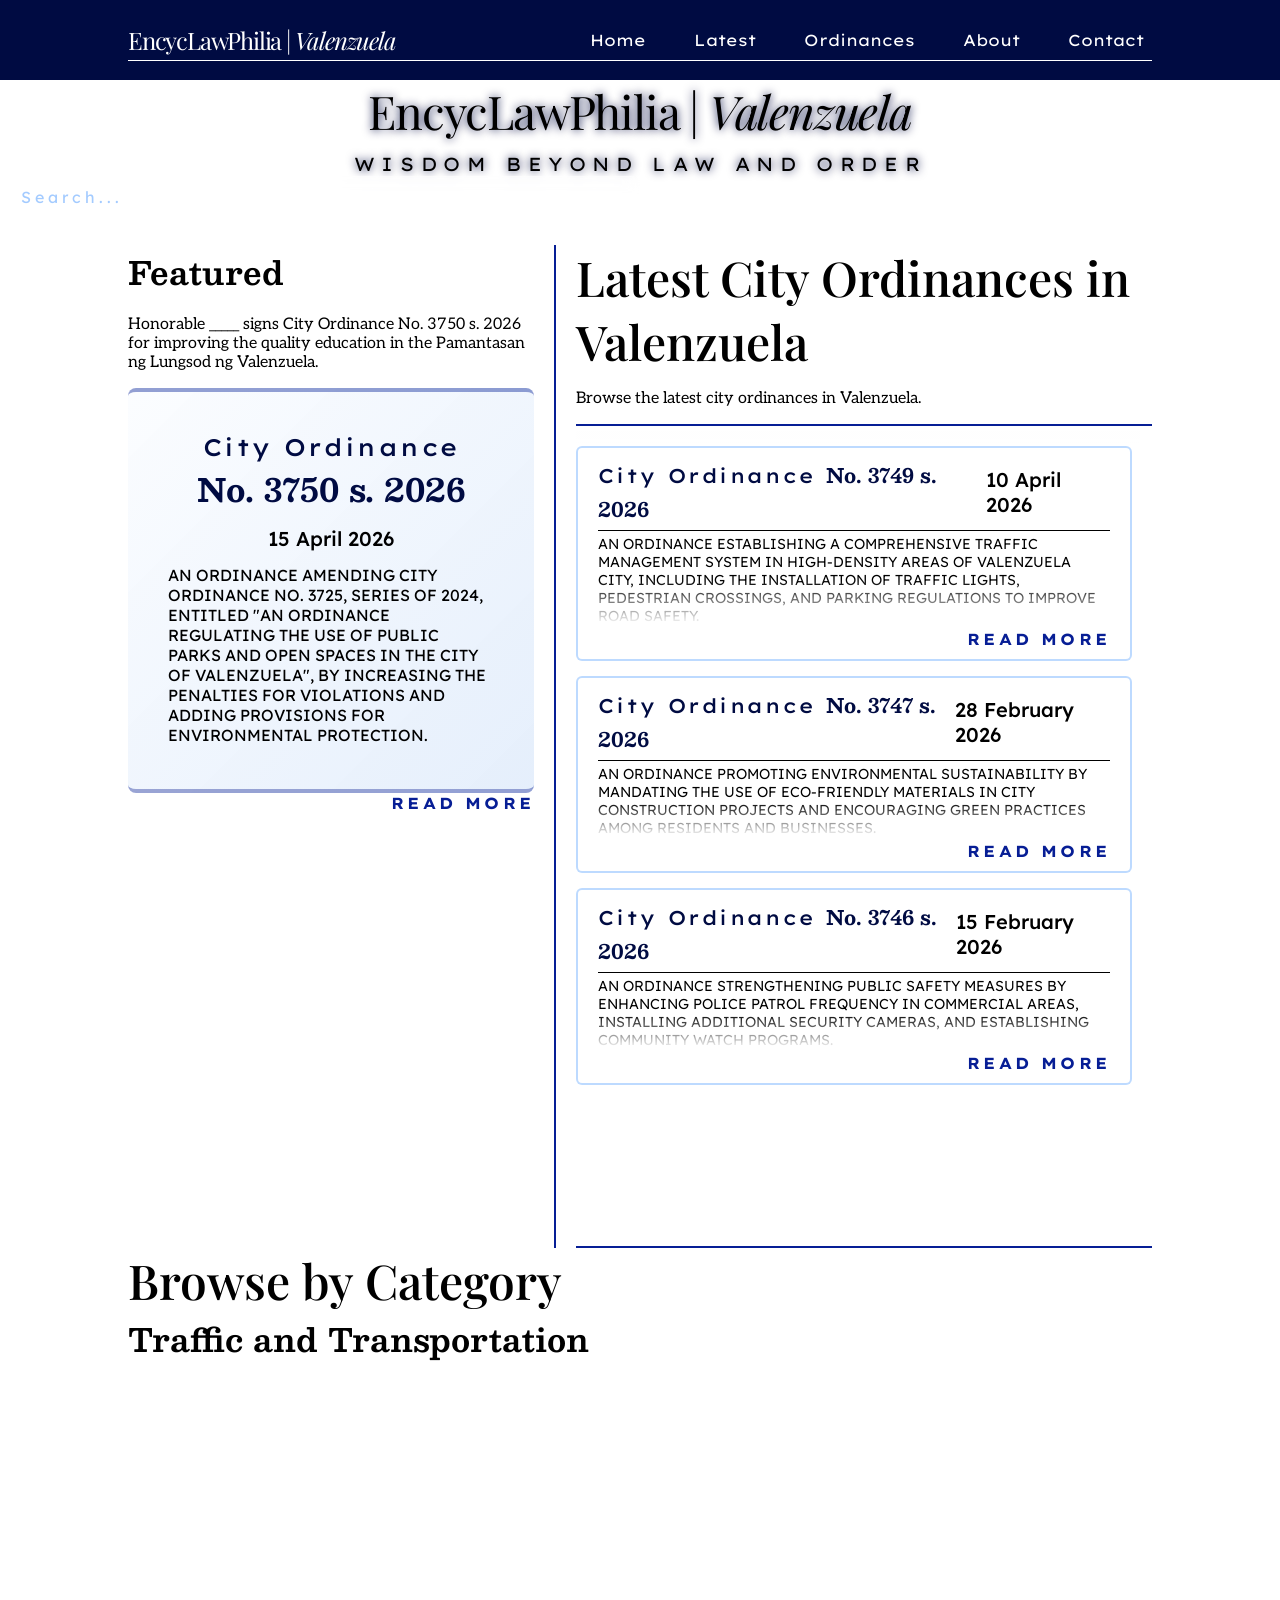
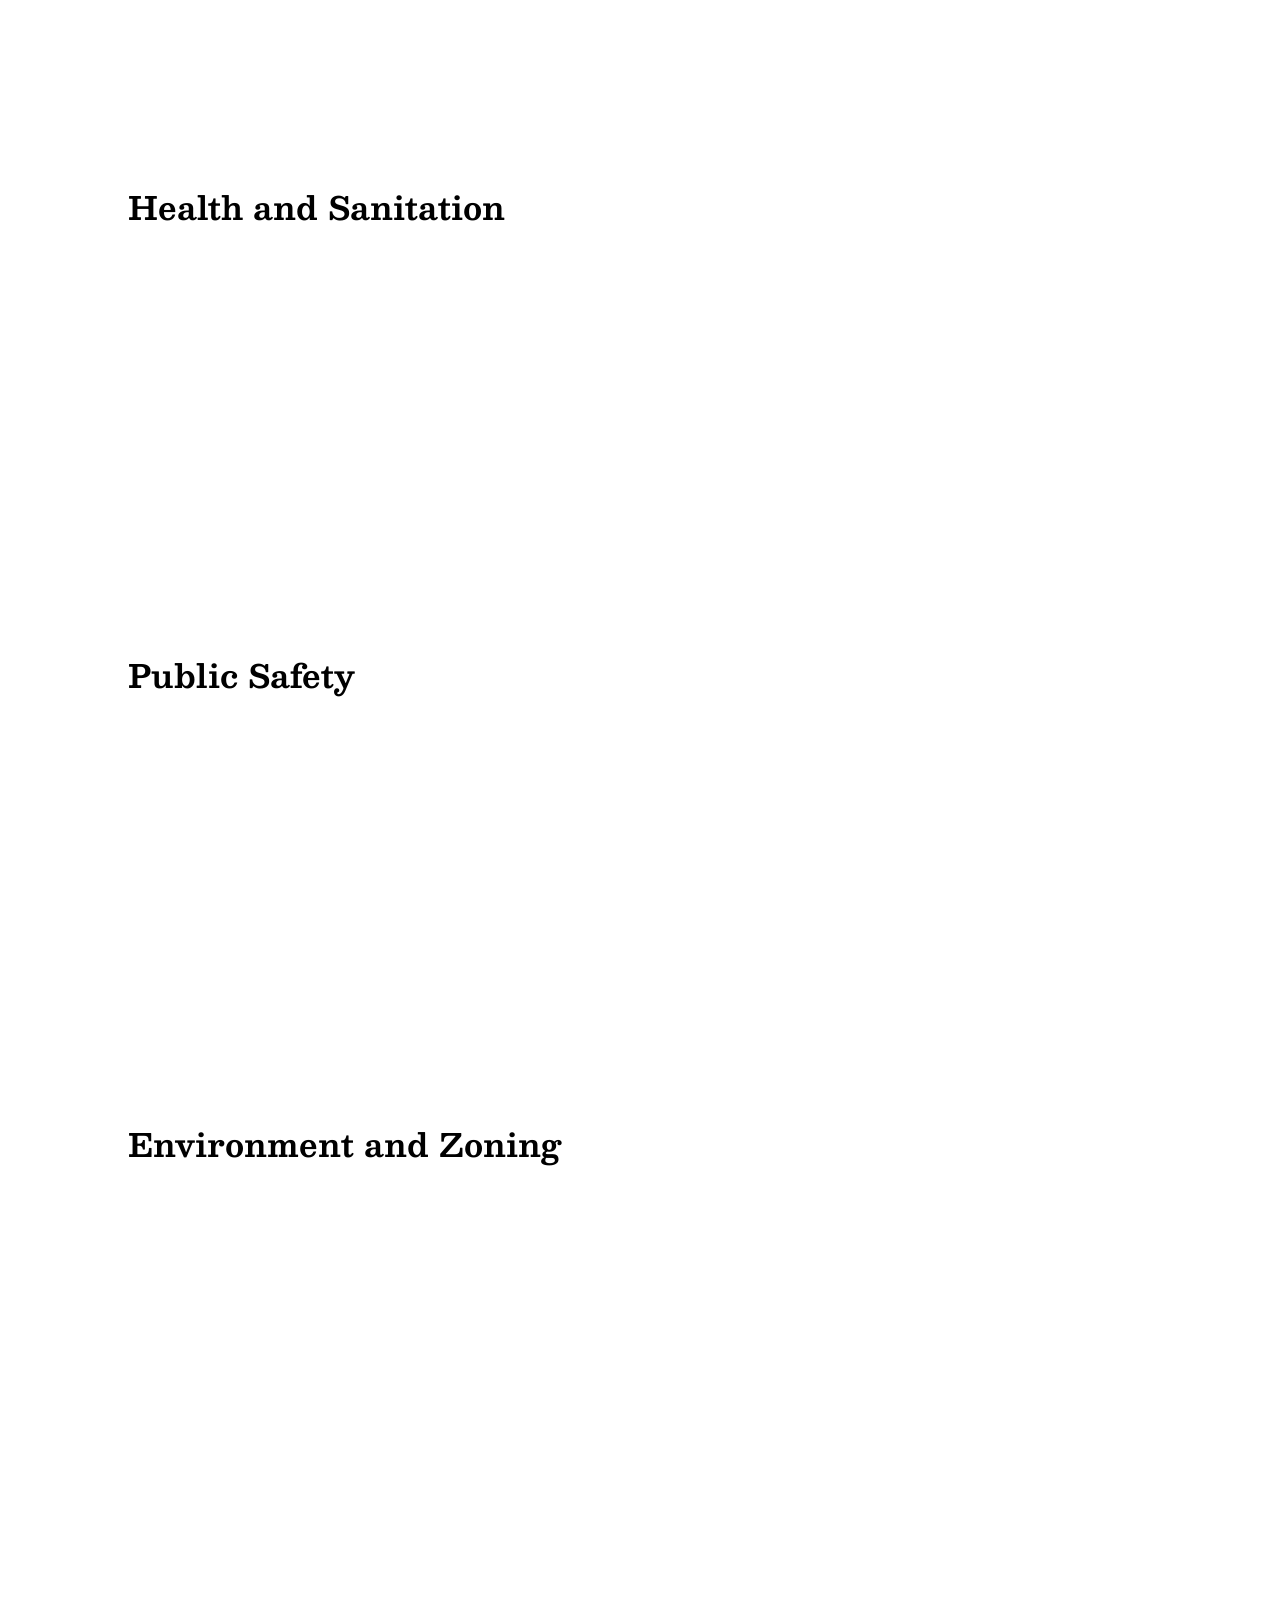
<file: index.html>
<!DOCTYPE html>
<html lang="en">

<head>
    <meta charset="UTF-8">
    <meta name="viewport" content="width=device-width, initial-scale=1.0">
    <title>EncycLawPhilia | Valenzuela</title>
    <link rel="stylesheet" href="css/style-claude.css">
</head>

<body>
    <header class="site-header">
        <div class="header-content">
            <div class="brand-title">
                <h1>EncycLawPhilia | <span class="title-city">Valenzuela</span></h1>
            </div>
            <nav class="main-nav">
                <a href="index.html">Home</a>
                <a href="#browse-latest">Latest</a>
                <a href="browse.html">Ordinances</a>
                <a href="#about-us">About</a>
                <a href="#contact">Contact</a>
            </nav>
        </div>
    </header>
    <main class="homepage">
        <search>
            <hgroup class="title">
                <div class="brand-title">
                    <h1>EncycLawPhilia | <span class="title-city">Valenzuela</span></h1>
                </div>
                <p>Wisdom Beyond Law and Order</p>
            </hgroup>
            <form class="search-bar" action="browse.html" method="get">
                <input aria-label="Search for city legislations" autocomplete="off" inputmode="search" type="search"
                    placeholder="Search..." name="q" />
            </form>
        </search>

        <section class="dashboard" id="browse-latest">
            <div class="flex-column" id="featured">
                <h2>Featured</h2>
                <p>
                    Honorable _____ signs City Ordinance No. 3750 s. 2026 for improving the quality education in the
                    Pamantasan ng Lungsod ng Valenzuela.
                </p>
                <div class="card-featured">
                    <div class="card-title">City Ordinance<br /><span class="numeral-and-series">No. 3750 s. 2026</span>
                    </div>
                    <div class="date">15 April 2026</div>
                    <div class="preview-container">
                        <div class="preview-text">
                            AN ORDINANCE AMENDING CITY ORDINANCE NO. 3725, SERIES OF 2024,
                            ENTITLED "AN ORDINANCE REGULATING THE USE OF PUBLIC PARKS AND
                            OPEN SPACES IN THE CITY OF VALENZUELA", BY INCREASING THE PENALTIES
                            FOR VIOLATIONS AND ADDING PROVISIONS FOR ENVIRONMENTAL PROTECTION.
                        </div>
                    </div>
                </div>
                <a>
                    <p class="link">Read More</p>
                </a>
            </div>
            <div class="flex-column">
                <h1>Latest City Ordinances in Valenzuela</h1>
                <p>Browse the latest city ordinances in Valenzuela.</p>
                <div class="vertical-carousel-frame">
                    <div class="vertical-carousel-wrapper">
                        <ul class="vertical-carousel">
                            <li>
                                <div class="card-banner">
                                    <div class="card-header">
                                        <div class="card-title">City Ordinance <span class="numeral-and-series">No. 3749 s. 2026</span></div>
                                        <div class="date">10 April 2026</div>
                                    </div>
                                    <div class="preview-container">
                                        <div class="preview-text">
                                            AN ORDINANCE ESTABLISHING A COMPREHENSIVE TRAFFIC MANAGEMENT
                                            SYSTEM IN HIGH-DENSITY AREAS OF VALENZUELA CITY, INCLUDING
                                            THE INSTALLATION OF TRAFFIC LIGHTS, PEDESTRIAN CROSSINGS,
                                            AND PARKING REGULATIONS TO IMPROVE ROAD SAFETY.
                                        </div>
                                    </div>
                                    <a>
                                        <p class="link">Read More</p>
                                    </a>
                                </div>
                            </li>
                            <li>
                                <div class="card-banner">
                                    <div class="card-header">
                                        <div class="card-title">City Ordinance <span class="numeral-and-series">No. 3747 s. 2026</span></div>
                                        <div class="date">28 February 2026</div>
                                    </div>
                                    <div class="preview-container">
                                        <div class="preview-text">
                                            AN ORDINANCE PROMOTING ENVIRONMENTAL SUSTAINABILITY BY
                                            MANDATING THE USE OF ECO-FRIENDLY MATERIALS IN CITY
                                            CONSTRUCTION PROJECTS AND ENCOURAGING GREEN PRACTICES
                                            AMONG RESIDENTS AND BUSINESSES.
                                        </div>
                                    </div>
                                    <a>
                                        <p class="link">Read More</p>
                                    </a>
                                </div>
                            </li>
                            <li>
                                <div class="card-banner">
                                    <div class="card-header">
                                        <div class="card-title">City Ordinance <span class="numeral-and-series">No. 3746 s. 2026</span></div>
                                        <div class="date">15 February 2026</div>
                                    </div>
                                    <div class="preview-container">
                                        <div class="preview-text">
                                            AN ORDINANCE STRENGTHENING PUBLIC SAFETY MEASURES BY
                                            ENHANCING POLICE PATROL FREQUENCY IN COMMERCIAL AREAS,
                                            INSTALLING ADDITIONAL SECURITY CAMERAS, AND ESTABLISHING
                                            COMMUNITY WATCH PROGRAMS.
                                        </div>
                                    </div>
                                    <a>
                                        <p class="link">Read More</p>
                                    </a>
                                </div>
                            </li>
                            <li>
                                <div class="card-banner">
                                    <div class="card-header">
                                        <div class="card-title">City Ordinance <span class="numeral-and-series">No. 3745 s. 2026</span></div>
                                        <div class="date">01 February 2026</div>
                                    </div>
                                    <div class="preview-container">
                                        <div class="preview-text">
                                            AN ORDINANCE REGULATING THE OPERATION OF FOOD VENDORS
                                            AND STREET FOOD STALLS WITHIN CITY PREMISES, INCLUDING
                                            HEALTH AND SANITATION STANDARDS, PERMIT REQUIREMENTS,
                                            AND DESIGNATED VENDING ZONES.
                                        </div>
                                    </div>
                                    <a>
                                        <p class="link">Read More</p>
                                    </a>
                                </div>
                            </li>
                            <li>
                                <div class="card-banner">
                                    <div class="card-header">
                                        <div class="card-title">City Ordinance <span class="numeral-and-series">No. 3744 s. 2026</span></div>
                                        <div class="date">20 January 2026</div>
                                    </div>
                                    <div class="preview-container">
                                        <div class="preview-text">
                                            AN ORDINANCE ESTABLISHING DIGITAL TRANSFORMATION INITIATIVES
                                            FOR CITY SERVICES, INCLUDING ONLINE PERMIT APPLICATIONS,
                                            E-GOVERNANCE PORTALS, AND MOBILE APPS FOR CITIZEN ENGAGEMENT.
                                        </div>
                                    </div>
                                    <a>
                                        <p class="link">Read More</p>
                                    </a>
                                </div>
                            </li>
                            <li>
                                <div class="card-banner">
                                    <div class="card-header">
                                        <div class="card-title">City Ordinance <span class="numeral-and-series">No. 3748 s. 2026</span></div>
                                        <div class="date">04 March 2026</div>
                                    </div>
                                    <div class="preview-container">
                                        <div class="preview-text">
                                            A RESOLUTION DECLARING BARANGAY PARADA ORDINANCE NO. 08-26,
                                            SERIES OF 2026, ENTITLED: ?AN ORDINANCE CREATING AN ADDITIONAL
                                            ELEVEN (11) PLANTILLA POSITIONS OF TWO (2) WATCHMAN 1, ONE (1)
                                            CLERK IV, SEVEN (7) CLERK I AND ONE (1) MESSENGER, IDENTIFYING
                                            THE SOURCE OF FUND AND PROVIDING THE SALARY GRADE THEREOF?,
                                            HAS BEEN REVIEWED IN ACCORDANCE WITH R.A. 7160 AND THE SAME
                                            IS FOUND NOT INCONSISTENT WITH LAW OR ANY CITY ORDINANCES.
                                        </div>
                                    </div>
                                    <a>
                                        <p class="link">Read More</p>
                                    </a>
                                </div>
                            </li>
                        </ul>
                    </div>
                </div>
            </div>

        </section>

        <section class="dashboard" id="browse-category">
            <h1>Browse by Category</h1>
            <!-- <p>Read more of the latest city ordinances in Valenzuela.</p> -->
            <h2>Traffic and Transportation</h2>
            <div class="carousel-wrapper">
                <ul class="carousel">
                    <li>
                        <div class="content-card">
                            <div class="content-card-header">
                                <h2>City Ordinance<br /><span class="numeral-and-series">No. 3735 s. 2025</span></h2>
                                <div class="date">12 December 2025</div>
                            </div>
                            <div class="preview-container">
                                <div class="preview-text">
                                    AN ORDINANCE REGULATING PARKING IN CENTRAL BUSINESS DISTRICTS,
                                    INCLUDING TIME LIMITATIONS, FEES FOR VIOLATIONS, AND DESIGNATED
                                    PARKING ZONES FOR DISABLED PERSONS AND EMERGENCY VEHICLES.
                                </div>
                            </div>
                            <a>
                                <p class="link">Read More</p>
                            </a>
                        </div>
                    </li>
                    <li>
                        <div class="content-card">
                            <div class="content-card-header">
                                <h2>City Ordinance<br /><span class="numeral-and-series">No. 3748 s. 2026</span></h2>
                                <div class="date">04 March 2026</div>
                            </div>
                            <div class="preview-container">
                                <div class="preview-text">
                                    A RESOLUTION DECLARING BARANGAY PARADA ORDINANCE NO. 08-26,
                                    SERIES OF 2026, ENTITLED: ?AN ORDINANCE CREATING AN ADDITIONAL
                                    ELEVEN (11) PLANTILLA POSITIONS OF TWO (2) WATCHMAN 1, ONE (1)
                                    CLERK IV, SEVEN (7) CLERK I AND ONE (1) MESSENGER, IDENTIFYING
                                    THE SOURCE OF FUND AND PROVIDING THE SALARY GRADE THEREOF?,
                                    HAS BEEN REVIEWED IN ACCORDANCE WITH R.A. 7160 AND THE SAME
                                    IS FOUND NOT INCONSISTENT WITH LAW OR ANY CITY ORDINANCES.
                                </div>
                            </div>
                            <a>
                                <p class="link">Read More</p>
                            </a>
                        </div>
                    </li>
                    <li>
                        <div class="content-card">
                            <div class="content-card-header">
                                <h2>City Ordinance<br /><span class="numeral-and-series">No. 3748 s. 2026</span></h2>
                                <div class="date">04 March 2026</div>
                            </div>
                            <div class="preview-container">
                                <div class="preview-text">
                                    A RESOLUTION DECLARING BARANGAY PARADA ORDINANCE NO. 08-26,
                                    SERIES OF 2026, ENTITLED: ?AN ORDINANCE CREATING AN ADDITIONAL
                                    ELEVEN (11) PLANTILLA POSITIONS OF TWO (2) WATCHMAN 1, ONE (1)
                                    CLERK IV, SEVEN (7) CLERK I AND ONE (1) MESSENGER, IDENTIFYING
                                    THE SOURCE OF FUND AND PROVIDING THE SALARY GRADE THEREOF?,
                                    HAS BEEN REVIEWED IN ACCORDANCE WITH R.A. 7160 AND THE SAME
                                    IS FOUND NOT INCONSISTENT WITH LAW OR ANY CITY ORDINANCES.
                                </div>
                            </div>
                            <a>
                                <p class="link">Read More</p>
                            </a>
                        </div>
                    </li>
                    <li>
                        <div class="content-card">
                            <div class="content-card-header">
                                <h2>City Ordinance<br /><span class="numeral-and-series">No. 3748 s. 2026</span></h2>
                                <div class="date">04 March 2026</div>
                            </div>
                            <div class="preview-container">
                                <div class="preview-text">
                                    A RESOLUTION DECLARING BARANGAY PARADA ORDINANCE NO. 08-26,
                                    SERIES OF 2026, ENTITLED: ?AN ORDINANCE CREATING AN ADDITIONAL
                                    ELEVEN (11) PLANTILLA POSITIONS OF TWO (2) WATCHMAN 1, ONE (1)
                                    CLERK IV, SEVEN (7) CLERK I AND ONE (1) MESSENGER, IDENTIFYING
                                    THE SOURCE OF FUND AND PROVIDING THE SALARY GRADE THEREOF?,
                                    HAS BEEN REVIEWED IN ACCORDANCE WITH R.A. 7160 AND THE SAME
                                    IS FOUND NOT INCONSISTENT WITH LAW OR ANY CITY ORDINANCES.
                                </div>
                            </div>
                            <a>
                                <p class="link">Read More</p>
                            </a>
                        </div>
                    </li>
                </ul>
            </div>
            <h2>Health and Sanitation</h2>
            <div class="carousel-wrapper">
                <ul class="carousel">
                    <li>
                        <div class="content-card">
                            <div class="content-card-header">
                                <h2>City Ordinance<br /><span class="numeral-and-series">No. 3738 s. 2025</span></h2>
                                <div class="date">05 November 2025</div>
                            </div>
                            <div class="preview-container">
                                <div class="preview-text">
                                    AN ORDINANCE MANDATING REGULAR CLEAN-UP DRIVES AND PROPER
                                    WASTE SEGREGATION IN RESIDENTIAL AREAS, WITH PENALTIES FOR
                                    NON-COMPLIANCE AND INCENTIVES FOR PARTICIPATING HOUSEHOLDS.
                                </div>
                            </div>
                            <a>
                                <p class="link">Read More</p>
                            </a>
                        </div>
                    </li>
                    <li>
                        <div class="content-card">
                            <div class="content-card-header">
                                <h2>City Ordinance<br /><span class="numeral-and-series">No. 3748 s. 2026</span></h2>
                                <div class="date">04 March 2026</div>
                            </div>
                            <div class="preview-container">
                                <div class="preview-text">
                                    A RESOLUTION DECLARING BARANGAY PARADA ORDINANCE NO. 08-26,
                                    SERIES OF 2026, ENTITLED: ?AN ORDINANCE CREATING AN ADDITIONAL
                                    ELEVEN (11) PLANTILLA POSITIONS OF TWO (2) WATCHMAN 1, ONE (1)
                                    CLERK IV, SEVEN (7) CLERK I AND ONE (1) MESSENGER, IDENTIFYING
                                    THE SOURCE OF FUND AND PROVIDING THE SALARY GRADE THEREOF?,
                                    HAS BEEN REVIEWED IN ACCORDANCE WITH R.A. 7160 AND THE SAME
                                    IS FOUND NOT INCONSISTENT WITH LAW OR ANY CITY ORDINANCES.
                                </div>
                            </div>
                            <a>
                                <p class="link">Read More</p>
                            </a>
                        </div>
                    </li>
                    <li>
                        <div class="content-card">
                            <div class="content-card-header">
                                <h2>City Ordinance<br /><span class="numeral-and-series">No. 3748 s. 2026</span></h2>
                                <div class="date">04 March 2026</div>
                            </div>
                            <div class="preview-container">
                                <div class="preview-text">
                                    A RESOLUTION DECLARING BARANGAY PARADA ORDINANCE NO. 08-26,
                                    SERIES OF 2026, ENTITLED: ?AN ORDINANCE CREATING AN ADDITIONAL
                                    ELEVEN (11) PLANTILLA POSITIONS OF TWO (2) WATCHMAN 1, ONE (1)
                                    CLERK IV, SEVEN (7) CLERK I AND ONE (1) MESSENGER, IDENTIFYING
                                    THE SOURCE OF FUND AND PROVIDING THE SALARY GRADE THEREOF?,
                                    HAS BEEN REVIEWED IN ACCORDANCE WITH R.A. 7160 AND THE SAME
                                    IS FOUND NOT INCONSISTENT WITH LAW OR ANY CITY ORDINANCES.
                                </div>
                            </div>
                            <a>
                                <p class="link">Read More</p>
                            </a>
                        </div>
                    </li>
                    <li>
                        <div class="content-card">
                            <div class="content-card-header">
                                <h2>City Ordinance<br /><span class="numeral-and-series">No. 3748 s. 2026</span></h2>
                                <div class="date">04 March 2026</div>
                            </div>
                            <div class="preview-container">
                                <div class="preview-text">
                                    A RESOLUTION DECLARING BARANGAY PARADA ORDINANCE NO. 08-26,
                                    SERIES OF 2026, ENTITLED: ?AN ORDINANCE CREATING AN ADDITIONAL
                                    ELEVEN (11) PLANTILLA POSITIONS OF TWO (2) WATCHMAN 1, ONE (1)
                                    CLERK IV, SEVEN (7) CLERK I AND ONE (1) MESSENGER, IDENTIFYING
                                    THE SOURCE OF FUND AND PROVIDING THE SALARY GRADE THEREOF?,
                                    HAS BEEN REVIEWED IN ACCORDANCE WITH R.A. 7160 AND THE SAME
                                    IS FOUND NOT INCONSISTENT WITH LAW OR ANY CITY ORDINANCES.
                                </div>
                            </div>
                            <a>
                                <p class="link">Read More</p>
                            </a>
                        </div>
                    </li>
                </ul>
            </div>
            <h2>Public Safety</h2>
            <div class="carousel-wrapper">
                <ul class="carousel">
                    <li>
                        <div class="content-card">
                            <div class="content-card-header">
                                <h2>City Ordinance<br /><span class="numeral-and-series">No. 3741 s. 2025</span></h2>
                                <div class="date">18 October 2025</div>
                            </div>
                            <div class="preview-container">
                                <div class="preview-text">
                                    AN ORDINANCE ESTABLISHING FIRE SAFETY STANDARDS FOR COMMERCIAL
                                    BUILDINGS, INCLUDING REGULAR INSPECTIONS, FIRE EXTINGUISHER
                                    REQUIREMENTS, AND EMERGENCY EVACUATION PROCEDURES.
                                </div>
                            </div>
                            <a>
                                <p class="link">Read More</p>
                            </a>
                        </div>
                    </li>
                    <li>
                        <div class="content-card">
                            <div class="content-card-header">
                                <h2>City Ordinance<br /><span class="numeral-and-series">No. 3748 s. 2026</span></h2>
                                <div class="date">04 March 2026</div>
                            </div>
                            <div class="preview-container">
                                <div class="preview-text">
                                    A RESOLUTION DECLARING BARANGAY PARADA ORDINANCE NO. 08-26,
                                    SERIES OF 2026, ENTITLED: ?AN ORDINANCE CREATING AN ADDITIONAL
                                    ELEVEN (11) PLANTILLA POSITIONS OF TWO (2) WATCHMAN 1, ONE (1)
                                    CLERK IV, SEVEN (7) CLERK I AND ONE (1) MESSENGER, IDENTIFYING
                                    THE SOURCE OF FUND AND PROVIDING THE SALARY GRADE THEREOF?,
                                    HAS BEEN REVIEWED IN ACCORDANCE WITH R.A. 7160 AND THE SAME
                                    IS FOUND NOT INCONSISTENT WITH LAW OR ANY CITY ORDINANCES.
                                </div>
                            </div>
                            <a>
                                <p class="link">Read More</p>
                            </a>
                        </div>
                    </li>
                    <li>
                        <div class="content-card">
                            <div class="content-card-header">
                                <h2>City Ordinance<br /><span class="numeral-and-series">No. 3748 s. 2026</span></h2>
                                <div class="date">04 March 2026</div>
                            </div>
                            <div class="preview-container">
                                <div class="preview-text">
                                    A RESOLUTION DECLARING BARANGAY PARADA ORDINANCE NO. 08-26,
                                    SERIES OF 2026, ENTITLED: ?AN ORDINANCE CREATING AN ADDITIONAL
                                    ELEVEN (11) PLANTILLA POSITIONS OF TWO (2) WATCHMAN 1, ONE (1)
                                    CLERK IV, SEVEN (7) CLERK I AND ONE (1) MESSENGER, IDENTIFYING
                                    THE SOURCE OF FUND AND PROVIDING THE SALARY GRADE THEREOF?,
                                    HAS BEEN REVIEWED IN ACCORDANCE WITH R.A. 7160 AND THE SAME
                                    IS FOUND NOT INCONSISTENT WITH LAW OR ANY CITY ORDINANCES.
                                </div>
                            </div>
                            <a>
                                <p class="link">Read More</p>
                            </a>
                        </div>
                    </li>
                    <li>
                        <div class="content-card">
                            <div class="content-card-header">
                                <h2>City Ordinance<br /><span class="numeral-and-series">No. 3748 s. 2026</span></h2>
                                <div class="date">04 March 2026</div>
                            </div>
                            <div class="preview-container">
                                <div class="preview-text">
                                    A RESOLUTION DECLARING BARANGAY PARADA ORDINANCE NO. 08-26,
                                    SERIES OF 2026, ENTITLED: ?AN ORDINANCE CREATING AN ADDITIONAL
                                    ELEVEN (11) PLANTILLA POSITIONS OF TWO (2) WATCHMAN 1, ONE (1)
                                    CLERK IV, SEVEN (7) CLERK I AND ONE (1) MESSENGER, IDENTIFYING
                                    THE SOURCE OF FUND AND PROVIDING THE SALARY GRADE THEREOF?,
                                    HAS BEEN REVIEWED IN ACCORDANCE WITH R.A. 7160 AND THE SAME
                                    IS FOUND NOT INCONSISTENT WITH LAW OR ANY CITY ORDINANCES.
                                </div>
                            </div>
                            <a>
                                <p class="link">Read More</p>
                            </a>
                        </div>
                    </li>
                </ul>
            </div>
            <h2>Environment and Zoning</h2>
            <div class="carousel-wrapper">
                <ul class="carousel">
                    <li>
                        <div class="content-card">
                            <div class="content-card-header">
                                <h2>City Ordinance<br /><span class="numeral-and-series">No. 3732 s. 2025</span></h2>
                                <div class="date">25 September 2025</div>
                            </div>
                            <div class="preview-container">
                                <div class="preview-text">
                                    AN ORDINANCE REGULATING ZONING FOR INDUSTRIAL AREAS TO MINIMIZE
                                    ENVIRONMENTAL IMPACT, INCLUDING EMISSION CONTROLS, WASTE MANAGEMENT,
                                    AND BUFFER ZONES FROM RESIDENTIAL AREAS.
                                </div>
                            </div>
                            <a>
                                <p class="link">Read More</p>
                            </a>
                        </div>
                    </li>
                    <li>
                        <div class="content-card">
                            <div class="content-card-header">
                                <h2>City Ordinance<br /><span class="numeral-and-series">No. 3748 s. 2026</span></h2>
                                <div class="date">04 March 2026</div>
                            </div>
                            <div class="preview-container">
                                <div class="preview-text">
                                    A RESOLUTION DECLARING BARANGAY PARADA ORDINANCE NO. 08-26,
                                    SERIES OF 2026, ENTITLED: ?AN ORDINANCE CREATING AN ADDITIONAL
                                    ELEVEN (11) PLANTILLA POSITIONS OF TWO (2) WATCHMAN 1, ONE (1)
                                    CLERK IV, SEVEN (7) CLERK I AND ONE (1) MESSENGER, IDENTIFYING
                                    THE SOURCE OF FUND AND PROVIDING THE SALARY GRADE THEREOF?,
                                    HAS BEEN REVIEWED IN ACCORDANCE WITH R.A. 7160 AND THE SAME
                                    IS FOUND NOT INCONSISTENT WITH LAW OR ANY CITY ORDINANCES.
                                </div>
                            </div>
                            <a>
                                <p class="link">Read More</p>
                            </a>
                        </div>
                    </li>
                    <li>
                        <div class="content-card">
                            <div class="content-card-header">
                                <h2>City Ordinance<br /><span class="numeral-and-series">No. 3748 s. 2026</span></h2>
                                <div class="date">04 March 2026</div>
                            </div>
                            <div class="preview-container">
                                <div class="preview-text">
                                    A RESOLUTION DECLARING BARANGAY PARADA ORDINANCE NO. 08-26,
                                    SERIES OF 2026, ENTITLED: ?AN ORDINANCE CREATING AN ADDITIONAL
                                    ELEVEN (11) PLANTILLA POSITIONS OF TWO (2) WATCHMAN 1, ONE (1)
                                    CLERK IV, SEVEN (7) CLERK I AND ONE (1) MESSENGER, IDENTIFYING
                                    THE SOURCE OF FUND AND PROVIDING THE SALARY GRADE THEREOF?,
                                    HAS BEEN REVIEWED IN ACCORDANCE WITH R.A. 7160 AND THE SAME
                                    IS FOUND NOT INCONSISTENT WITH LAW OR ANY CITY ORDINANCES.
                                </div>
                            </div>
                            <a>
                                <p class="link">Read More</p>
                            </a>
                        </div>
                    </li>
                    <li>
                        <div class="content-card">
                            <div class="content-card-header">
                                <h2>City Ordinance<br /><span class="numeral-and-series">No. 3748 s. 2026</span></h2>
                                <div class="date">04 March 2026</div>
                            </div>
                            <div class="preview-container">
                                <div class="preview-text">
                                    A RESOLUTION DECLARING BARANGAY PARADA ORDINANCE NO. 08-26,
                                    SERIES OF 2026, ENTITLED: ?AN ORDINANCE CREATING AN ADDITIONAL
                                    ELEVEN (11) PLANTILLA POSITIONS OF TWO (2) WATCHMAN 1, ONE (1)
                                    CLERK IV, SEVEN (7) CLERK I AND ONE (1) MESSENGER, IDENTIFYING
                                    THE SOURCE OF FUND AND PROVIDING THE SALARY GRADE THEREOF?,
                                    HAS BEEN REVIEWED IN ACCORDANCE WITH R.A. 7160 AND THE SAME
                                    IS FOUND NOT INCONSISTENT WITH LAW OR ANY CITY ORDINANCES.
                                </div>
                            </div>
                            <a>
                                <p class="link">Read More</p>
                            </a>
                        </div>
                    </li>
                </ul>
            </div>
        </section>

    </main>

    <footer>
        <div class="footer-content">
            <div class="footer-brand">
                <div class="brand-title">
                    <h2>EncycLawPhilia | <span class="title-city">Valenzuela</span></h2>
                </div>
                <p>Essential references for Valenzuela’s city ordinance portal, with fast access to About Us, policy
                    browsing, and contact lines.</p>
            </div>
            <div class="footer-links">
                <div class="footer-column">
                    <h3>About</h3>
                    <a href="#about-us">About Us</a>
                    <a href="#mission">Our Mission</a>
                </div>
                <div class="footer-column">
                    <h3>Quick Links</h3>
                    <a href="#browse-latest">Latest Ordinances</a>
                    <a href="#browse-category">Browse by Category</a>
                </div>
                <div class="footer-column">
                    <h3>Contact</h3>
                    <a href="mailto:info@encyclawphilia.local">info@encyclawphilia.local</a>
                    <a href="tel:+63212345678">+63 2 1234 5678</a>
                </div>
            </div>
        </div>
        <div class="footer-note">© 2026 EncycLawPhilia. All rights reserved.</div>
    </footer>
</body>

</html>
</file>
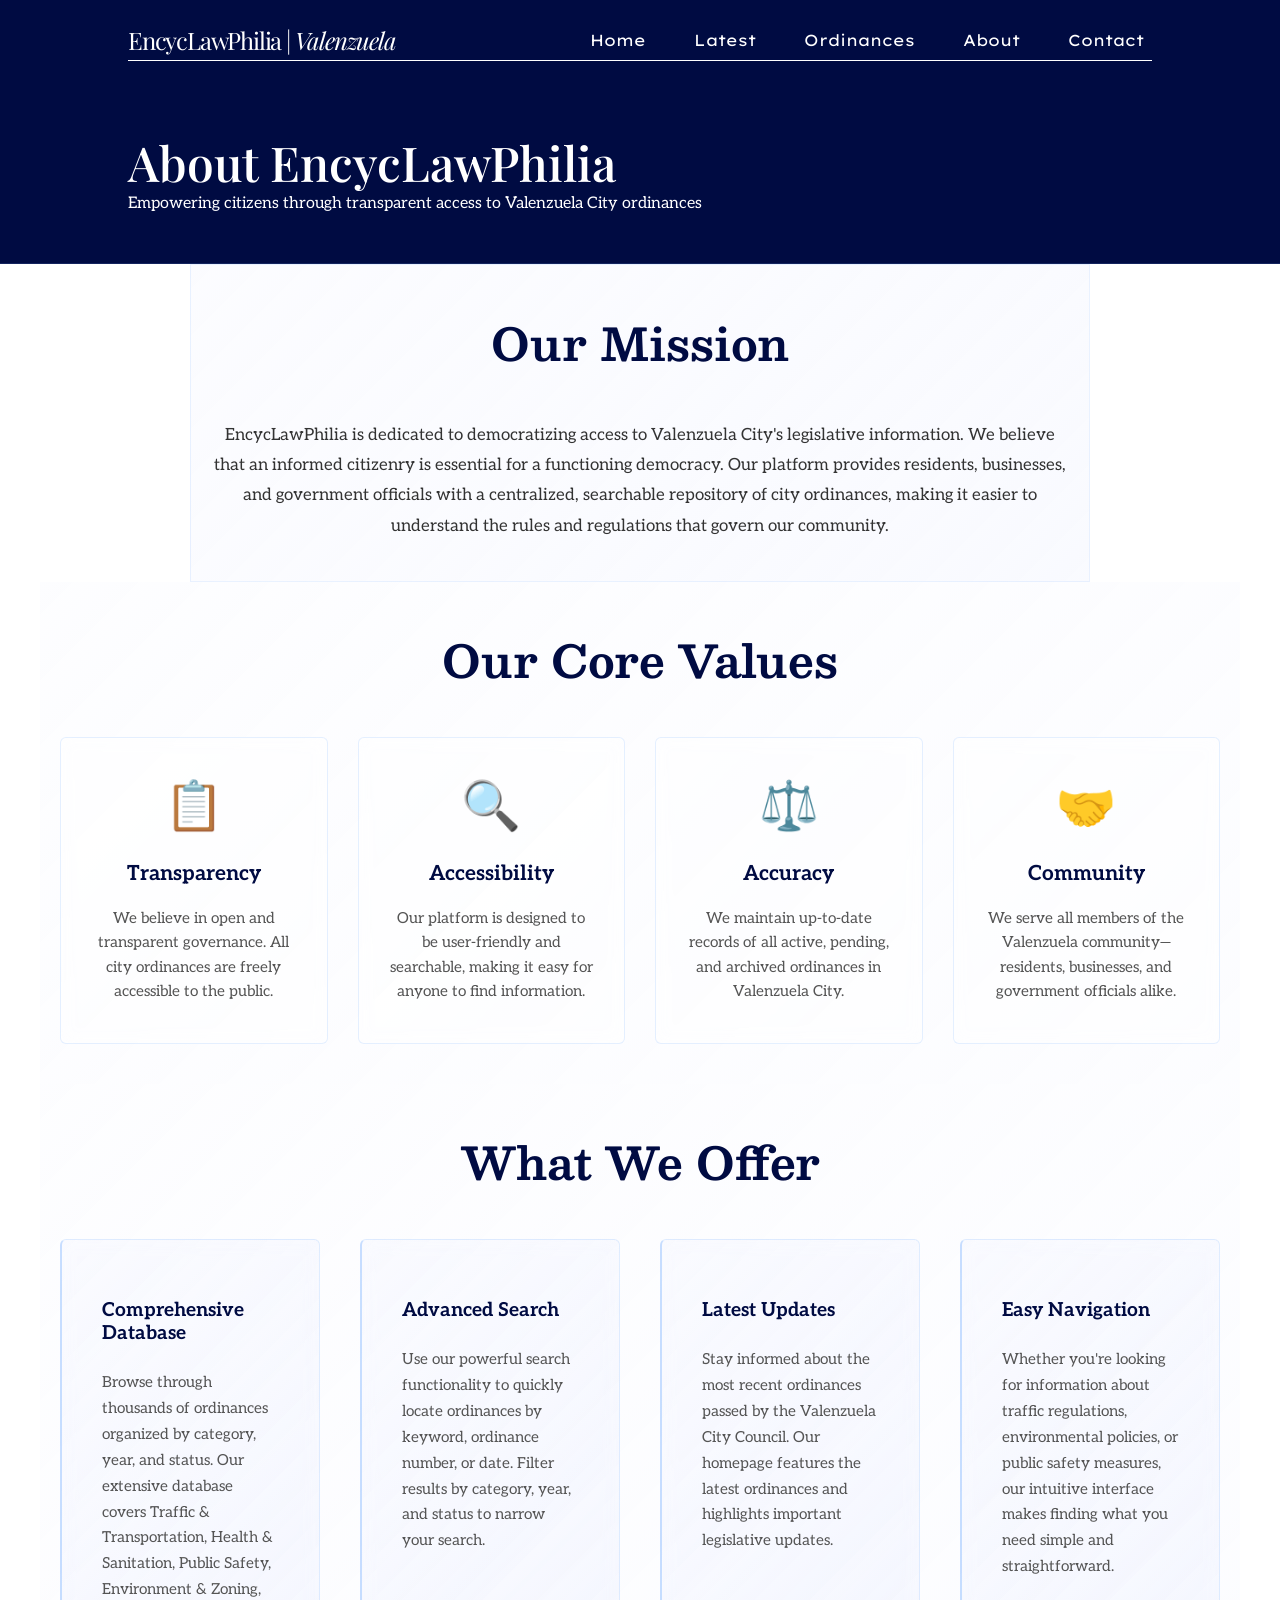
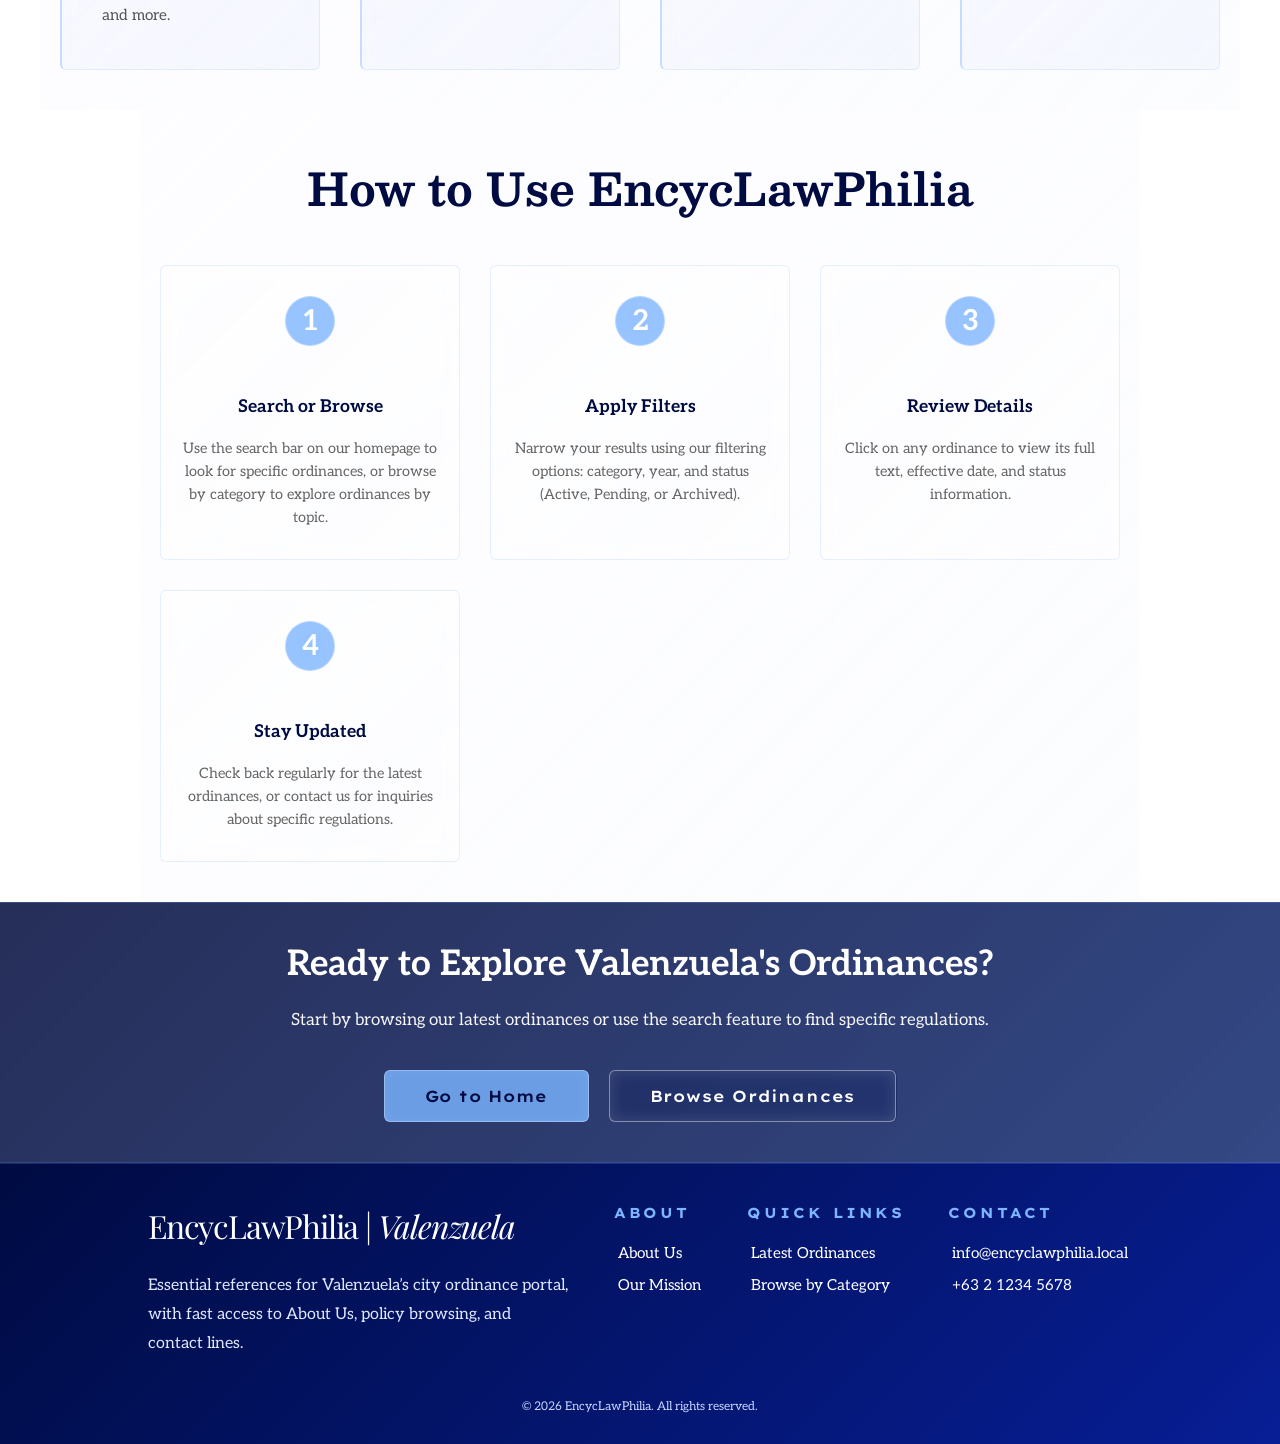
<file: about.html>
<!DOCTYPE html>
<html lang="en">

<head>
    <meta charset="UTF-8">
    <meta name="viewport" content="width=device-width, initial-scale=1.0">
    <title>EncycLawPhilia | Valenzuela</title>
    <link rel="stylesheet" href="css/style-claude.css">
</head>

<body>
    <header class="site-header">
        <div class="header-content">
            <div class="brand-title">
                <h1>EncycLawPhilia | <span class="title-city">Valenzuela</span></h1>
            </div>
            <nav class="main-nav">
                <a href="index.html">Home</a>
                <a href="#browse-latest">Latest</a>
                <a href="browse.html">Ordinances</a>
                <a href="#about-us">About</a>
                <a href="#contact">Contact</a>
            </nav>
        </div>
    </header>
    <main class="about-page">
        <div class="subhero">
            <h1>About EncycLawPhilia</h1>
            <p>Empowering citizens through transparent access to Valenzuela City ordinances</p>
        </div>

        <section class="about-mission">
            <div class="mission-container">
                <div class="mission-content">
                    <h2>Our Mission</h2>
                    <p>
                        EncycLawPhilia is dedicated to democratizing access to Valenzuela City's legislative information. 
                        We believe that an informed citizenry is essential for a functioning democracy. Our platform 
                        provides residents, businesses, and government officials with a centralized, searchable repository 
                        of city ordinances, making it easier to understand the rules and regulations that govern our community.
                    </p>
                </div>
            </div>
        </section>

        <section class="about-values">
            <h2>Our Core Values</h2>
            <div class="values-grid">
                <div class="value-card">
                    <div class="value-icon">📋</div>
                    <h3>Transparency</h3>
                    <p>We believe in open and transparent governance. All city ordinances are freely accessible to the public.</p>
                </div>
                <div class="value-card">
                    <div class="value-icon">🔍</div>
                    <h3>Accessibility</h3>
                    <p>Our platform is designed to be user-friendly and searchable, making it easy for anyone to find information.</p>
                </div>
                <div class="value-card">
                    <div class="value-icon">⚖️</div>
                    <h3>Accuracy</h3>
                    <p>We maintain up-to-date records of all active, pending, and archived ordinances in Valenzuela City.</p>
                </div>
                <div class="value-card">
                    <div class="value-icon">🤝</div>
                    <h3>Community</h3>
                    <p>We serve all members of the Valenzuela community—residents, businesses, and government officials alike.</p>
                </div>
            </div>
        </section>

        <section class="about-features">
            <h2>What We Offer</h2>
            <div class="features-container">
                <div class="feature-item">
                    <h3>Comprehensive Database</h3>
                    <p>
                        Browse through thousands of ordinances organized by category, year, and status. 
                        Our extensive database covers Traffic & Transportation, Health & Sanitation, 
                        Public Safety, Environment & Zoning, and more.
                    </p>
                </div>
                <div class="feature-item">
                    <h3>Advanced Search</h3>
                    <p>
                        Use our powerful search functionality to quickly locate ordinances by keyword, 
                        ordinance number, or date. Filter results by category, year, and status to narrow 
                        your search.
                    </p>
                </div>
                <div class="feature-item">
                    <h3>Latest Updates</h3>
                    <p>
                        Stay informed about the most recent ordinances passed by the Valenzuela City Council. 
                        Our homepage features the latest ordinances and highlights important legislative updates.
                    </p>
                </div>
                <div class="feature-item">
                    <h3>Easy Navigation</h3>
                    <p>
                        Whether you're looking for information about traffic regulations, environmental 
                        policies, or public safety measures, our intuitive interface makes finding what you 
                        need simple and straightforward.
                    </p>
                </div>
            </div>
        </section>

        <section class="about-how-to">
            <h2>How to Use EncycLawPhilia</h2>
            <div class="steps-container">
                <div class="step">
                    <div class="step-number">1</div>
                    <h3>Search or Browse</h3>
                    <p>Use the search bar on our homepage to look for specific ordinances, or browse by category to explore ordinances by topic.</p>
                </div>
                <div class="step">
                    <div class="step-number">2</div>
                    <h3>Apply Filters</h3>
                    <p>Narrow your results using our filtering options: category, year, and status (Active, Pending, or Archived).</p>
                </div>
                <div class="step">
                    <div class="step-number">3</div>
                    <h3>Review Details</h3>
                    <p>Click on any ordinance to view its full text, effective date, and status information.</p>
                </div>
                <div class="step">
                    <div class="step-number">4</div>
                    <h3>Stay Updated</h3>
                    <p>Check back regularly for the latest ordinances, or contact us for inquiries about specific regulations.</p>
                </div>
            </div>
        </section>

        <section class="about-cta">
            <h3>Ready to Explore Valenzuela's Ordinances?</h3>
            <p>Start by browsing our latest ordinances or use the search feature to find specific regulations.</p>
            <div class="cta-buttons">
                <a href="index.html" class="cta-link primary">Go to Home</a>
                <a href="browse.html" class="cta-link secondary">Browse Ordinances</a>
            </div>
        </section>
    </main>

    <footer>
        <div class="footer-content">
            <div class="footer-brand">
                <div class="brand-title">
                    <h2>EncycLawPhilia | <span class="title-city">Valenzuela</span></h2>
                </div>
                <p>Essential references for Valenzuela’s city ordinance portal, with fast access to About Us, policy
                    browsing, and contact lines.</p>
            </div>
            <div class="footer-links">
                <div class="footer-column">
                    <h3>About</h3>
                    <a href="#about-us">About Us</a>
                    <a href="#mission">Our Mission</a>
                </div>
                <div class="footer-column">
                    <h3>Quick Links</h3>
                    <a href="#browse-latest">Latest Ordinances</a>
                    <a href="#browse-category">Browse by Category</a>
                </div>
                <div class="footer-column">
                    <h3>Contact</h3>
                    <a href="mailto:info@encyclawphilia.local">info@encyclawphilia.local</a>
                    <a href="tel:+63212345678">+63 2 1234 5678</a>
                </div>
            </div>
        </div>
        <div class="footer-note">© 2026 EncycLawPhilia. All rights reserved.</div>
    </footer>
</body>

</html>
</file>
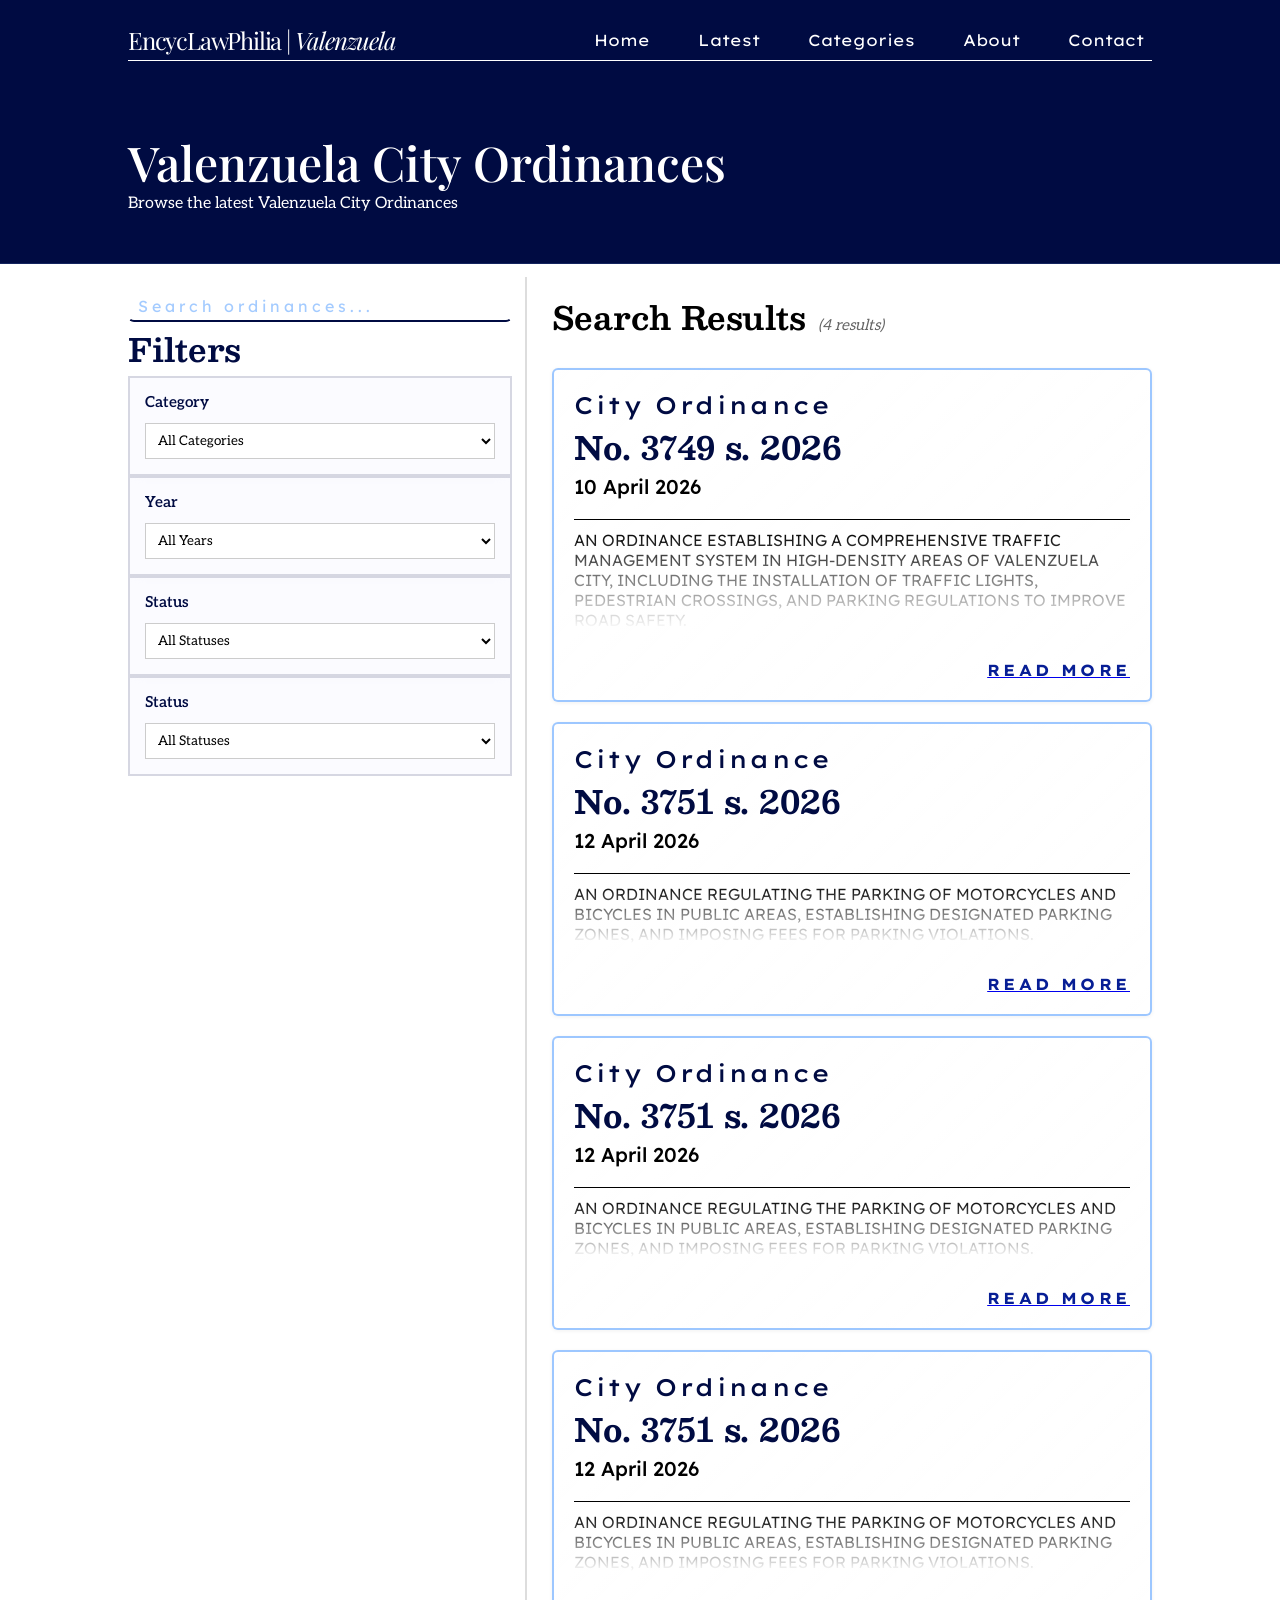
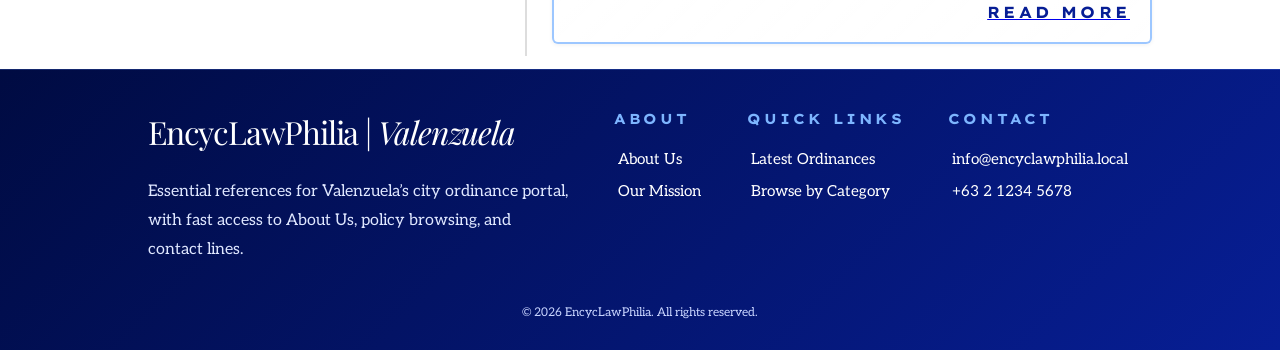
<file: browse.html>
<!DOCTYPE html>
<html lang="en">

<head>
    <meta charset="UTF-8">
    <meta name="viewport" content="width=device-width, initial-scale=1.0">
    <title>EncycLawPhilia | Valenzuela</title>
    <link rel="stylesheet" href="css/style-claude.css">
</head>

<body>
    <header class="site-header">
        <div class="header-content">
            <div class="brand-title">
                <h1>EncycLawPhilia | <span class="title-city">Valenzuela</span></h1>
            </div>
            <nav class="main-nav">
                <a href="index.html">Home</a>
                <a href="#browse-latest">Latest</a>
                <a href="#browse-category">Categories</a>
                <a href="#about-us">About</a>
                <a href="#contact">Contact</a>
            </nav>
        </div>
    </header>

    <main class="browse">
        <div class="subhero" id="browse-subhero">
            <div class="subhero-content">
                <h1>Valenzuela City Ordinances</h1>
                <p>Browse the latest Valenzuela City Ordinances</p>
            </div>
        </div>
        <div class="active-filters" id="active-filters" style="display: none;">
            <div class="active-filters-content">
                <span class="filter-label">Active Filters:</span>
                <div class="filter-chips" id="filter-chips"></div>
                <button class="clear-filters" id="clear-filters">Clear All</button>
            </div>
        </div>
        <div class="columns-split">
            <button class="sidebar-toggle" id="sidebar-toggle" aria-label="Toggle filters">☰ Filters</button>
            <aside class="sidebar-column" id="sidebar-column">
                <div class="sidebar-content">
                    <form class="search-bar mini" action="browse.html" method="get">
                        <input aria-label="Search within results" autocomplete="off" inputmode="search" type="search"
                            name="q" placeholder="Search ordinances..." />
                    </form>
                    <h2>Filters</h2>
                    <div class="filter-group">
                        <label for="category-filter">Category</label>
                        <select id="category-filter">
                            <option>All Categories</option>
                            <option>Public Safety</option>
                            <option>Environment</option>
                            <option>Education</option>
                            <option>Transportation</option>
                        </select>
                    </div>
                    <div class="filter-group">
                        <label for="year-filter">Year</label>
                        <select id="year-filter">
                            <option>All Years</option>
                            <option>2026</option>
                            <option>2025</option>
                            <option>2024</option>
                        </select>
                    </div>
                    <div class="filter-group">
                        <label for="status-filter">Status</label>
                        <select id="status-filter">
                            <option>All Statuses</option>
                            <option>Active</option>
                            <option>Pending</option>
                            <option>Archived</option>
                        </select>
                    </div>
                    <div class="filter-group">
                        <label for="status-filter">Status</label>
                        <select id="status-filter">
                            <option>All Statuses</option>
                            <option>Active</option>
                            <option>Pending</option>
                            <option>Archived</option>
                        </select>
                    </div>
                </div>
            </aside>
            <section class="results-content" id="browse-all-ordinances">
                <div class="results-header">
                    <h2 class="results-header-title">Search Results for "ordinance"</h2>
                    <span class="result-count" id="result-count">(4 results)</span>
                </div>
                <div class="flex-grid" id="results-grid">
                    <div class="content-card fixed">
                        <div class="content-card-header">
                            <div class="card-title">City Ordinance<br /><span class="numeral-and-series">No. 3749 s.
                                    2026</span></div>
                            <div class="date">10 April 2026</div>
                        </div>
                        <div class="preview-container">
                            <div class="preview-text">
                                AN ORDINANCE ESTABLISHING A COMPREHENSIVE TRAFFIC MANAGEMENT SYSTEM IN HIGH-DENSITY
                                AREAS OF VALENZUELA CITY, INCLUDING THE INSTALLATION OF TRAFFIC LIGHTS, PEDESTRIAN
                                CROSSINGS, AND PARKING REGULATIONS TO IMPROVE ROAD SAFETY.
                            </div>
                        </div>
                        <a href="results.html?q=Traffic%20Management">
                            <p class="link">Read More</p>
                        </a>
                    </div>
                    <div class="content-card fixed">
                        <div class="content-card-header">
                            <div class="card-title">City Ordinance<br /><span class="numeral-and-series">No. 3751 s.
                                    2026</span></div>
                            <div class="date">12 April 2026</div>
                        </div>
                        <div class="preview-container">
                            <div class="preview-text">
                                AN ORDINANCE REGULATING THE PARKING OF MOTORCYCLES AND BICYCLES IN PUBLIC AREAS,
                                ESTABLISHING DESIGNATED PARKING ZONES, AND IMPOSING FEES FOR PARKING VIOLATIONS.
                            </div>
                        </div>
                        <a href="results.html?q=Parking">
                            <p class="link">Read More</p>
                        </a>
                    </div>
                    <div class="content-card fixed">
                        <div class="content-card-header">
                            <div class="card-title">City Ordinance<br /><span class="numeral-and-series">No. 3751 s.
                                    2026</span></div>
                            <div class="date">12 April 2026</div>
                        </div>
                        <div class="preview-container">
                            <div class="preview-text">
                                AN ORDINANCE REGULATING THE PARKING OF MOTORCYCLES AND BICYCLES IN PUBLIC AREAS,
                                ESTABLISHING DESIGNATED PARKING ZONES, AND IMPOSING FEES FOR PARKING VIOLATIONS.
                            </div>
                        </div>
                        <a href="results.html?q=Parking">
                            <p class="link">Read More</p>
                        </a>
                    </div>
                    <div class="content-card fixed">
                        <div class="content-card-header">
                            <div class="card-title">City Ordinance<br /><span class="numeral-and-series">No. 3751 s.
                                    2026</span></div>
                            <div class="date">12 April 2026</div>
                        </div>
                        <div class="preview-container">
                            <div class="preview-text">
                                AN ORDINANCE REGULATING THE PARKING OF MOTORCYCLES AND BICYCLES IN PUBLIC AREAS,
                                ESTABLISHING DESIGNATED PARKING ZONES, AND IMPOSING FEES FOR PARKING VIOLATIONS.
                            </div>
                        </div>
                        <a href="results.html?q=Parking">
                            <p class="link">Read More</p>
                        </a>
                    </div>
                </div>
            </section>
        </div>
        <button class="back-to-top" id="back-to-top" aria-label="Back to top">↑</button>
    </main>

    <footer>
        <div class="footer-content">
            <div class="footer-brand">
                <div class="brand-title">
                    <h2>EncycLawPhilia | <span class="title-city">Valenzuela</span></h2>
                </div>
                <p>Essential references for Valenzuela’s city ordinance portal, with fast access to About Us, policy
                    browsing, and contact lines.</p>
            </div>
            <div class="footer-links">
                <div class="footer-column">
                    <h3>About</h3>
                    <a href="#about-us">About Us</a>
                    <a href="#mission">Our Mission</a>
                </div>
                <div class="footer-column">
                    <h3>Quick Links</h3>
                    <a href="#browse-latest">Latest Ordinances</a>
                    <a href="#browse-category">Browse by Category</a>
                </div>
                <div class="footer-column">
                    <h3>Contact</h3>
                    <a href="mailto:info@encyclawphilia.local">info@encyclawphilia.local</a>
                    <a href="tel:+63212345678">+63 2 1234 5678</a>
                </div>
            </div>
        </div>
        <div class="footer-note">© 2026 EncycLawPhilia. All rights reserved.</div>
    </footer>
</body>
<script>
    // ============================================================
    // SEARCH RESULTS INITIALIZATION
    // ============================================================
    const params = new URLSearchParams(window.location.search);
    const query = params.get('q')?.trim();
    const titleEl = document.querySelector('.results-header-title');
    const searchInput = document.querySelector('form.search-bar.mini input[name="q"]');

    if (query) {
        if (titleEl) {
            titleEl.textContent = `Search Results for "${query}"`;
        }
        if (searchInput) {
            searchInput.value = query;
        }
        document.title = `${query} | EncycLawPhilia`;
    } else {
        if (titleEl) {
            titleEl.textContent = 'Search Results';
        }
    }

    // ============================================================
    // SCROLL ANIMATIONS & STICKY HEADER
    // ============================================================

    // ============================================================
    // SIDEBAR DRAWER FOR MOBILE
    // ============================================================
    const sidebarToggle = document.getElementById('sidebar-toggle');
    const sidebarColumn = document.getElementById('sidebar-column');

    sidebarToggle.addEventListener('click', () => {
        sidebarColumn.classList.toggle('drawer-open');
        sidebarToggle.classList.toggle('active');
    });

    // Close drawer when clicking outside
    document.addEventListener('click', (e) => {
        if (!sidebarColumn.contains(e.target) && !sidebarToggle.contains(e.target)) {
            sidebarColumn.classList.remove('drawer-open');
            sidebarToggle.classList.remove('active');
        }
    });

    // ============================================================
    // ACTIVE FILTERS DISPLAY
    // ============================================================
    const categoryFilter = document.getElementById('category-filter');
    const yearFilter = document.getElementById('year-filter');
    const statusFilters = document.querySelectorAll('select[id="status-filter"]');
    const filterChips = document.getElementById('filter-chips');
    const clearFiltersBtn = document.getElementById('clear-filters');

    function updateActiveFilters() {
        const activeFilters = [];

        if (categoryFilter.value !== 'All Categories') {
            activeFilters.push({ label: categoryFilter.value, id: 'category' });
        }
        if (yearFilter.value !== 'All Years') {
            activeFilters.push({ label: yearFilter.value, id: 'year' });
        }
        if (statusFilters[0].value !== 'All Statuses') {
            activeFilters.push({ label: statusFilters[0].value, id: 'status' });
        }

        if (activeFilters.length > 0) {
            activeFiltersContainer.style.display = 'block';
            filterChips.innerHTML = activeFilters.map(filter =>
                `<span class="chip" data-filter="${filter.id}">${filter.label} ✕</span>`
            ).join('');

            // Add click handlers to remove individual filters
            document.querySelectorAll('.chip').forEach(chip => {
                chip.addEventListener('click', () => {
                    const filterId = chip.dataset.filter;
                    if (filterId === 'category') categoryFilter.value = 'All Categories';
                    if (filterId === 'year') yearFilter.value = 'All Years';
                    if (filterId === 'status') statusFilters[0].value = 'All Statuses';
                    updateActiveFilters();
                });
            });
        } else {
            activeFiltersContainer.style.display = 'none';
        }
    }

    categoryFilter.addEventListener('change', updateActiveFilters);
    yearFilter.addEventListener('change', updateActiveFilters);
    statusFilters[0].addEventListener('change', updateActiveFilters);

    clearFiltersBtn.addEventListener('click', () => {
        categoryFilter.value = 'All Categories';
        yearFilter.value = 'All Years';
        statusFilters[0].value = 'All Statuses';
        statusFilters[1].value = 'All Statuses';
        updateActiveFilters();
    });

    // ============================================================
    // CARD ENTRANCE ANIMATIONS (Intersection Observer)
    // ============================================================
    const observerOptions = {
        threshold: 0.1,
        rootMargin: '0px 0px -100px 0px'
    };

    const observer = new IntersectionObserver((entries) => {
        entries.forEach((entry, index) => {
            if (entry.isIntersecting) {
                // Add slight delay per card for staggered effect
                setTimeout(() => {
                    entry.target.classList.add('animate-in');
                }, index * 50);
                observer.unobserve(entry.target);
            }
        });
    }, observerOptions);

    // Observe all content cards
    document.querySelectorAll('.content-card').forEach(card => {
        observer.observe(card);
    });
</script>

</html>
</body>

</html>
</file>
<file: css/style-claude.css>
/* ============================================================
   FONT FACES
   ============================================================ */

@font-face {
    font-family: "Aleo";
    src: url("../fonts/Aleo-VariableFont_wght.ttf"),
        url("../fonts/Aleo-Italic-VariableFont_wght.ttf");
}

@font-face {
    font-family: "Besley";
    src: url("../fonts/Besley-VariableFont_wght.ttf");
    font-style: normal;
}

@font-face {
    font-family: "Besley";
    src: url("../fonts/Besley-Italic-VariableFont_wght.ttf");
    font-style: italic;
}

@font-face {
    font-family: "Montserrat";
    src: url("../fonts/Montserrat-VariableFont_wght.ttf");
    font-style: normal;
}

@font-face {
    font-family: "Montserrat";
    src: url("../fonts/Montserrat-Italic-VariableFont_wght.ttf");
    font-style: italic;
}

@font-face {
    font-family: "Lexend";
    src: url("../fonts/Lexend-VariableFont_wght.ttf");
}

@font-face {
    font-family: "Lexend Exa";
    src: url("../fonts/LexendExa-VariableFont_wght.ttf");
}

@font-face {
    font-family: "Playfair Display";
    src: url("../fonts/PlayfairDisplay-VariableFont_wght.ttf");
    font-style: normal;
}

@font-face {
    font-family: "Playfair Display";
    src: url("../fonts/PlayfairDisplay-Italic-VariableFont_wght.ttf");
    font-style: italic;
}


/* ============================================================
   CSS CUSTOM PROPERTIES
   ============================================================ */

:root {
    /* ========== TYPOGRAPHY ========== */
    --font-title: "Playfair Display", "Georgia", serif;
    --font-subtitle: "Lexend Exa", sans-serif;
    --font-heading: "Playfair Display", "Georgia", serif;
    --font-link: "Lexend Exa", sans-serif;
    --font-body: "Aleo", "Arial", sans-serif;

    /* Font Sizes */
    --font-size-xs: 0.75rem;
    --font-size-sm: 0.85rem;
    --font-size-base: 0.95rem;
    --font-size-md: 1rem;
    --font-size-lg: 1.2rem;
    --font-size-xl: 1.5rem;
    --font-size-2xl: 1.8rem;
    --font-size-3xl: 2rem;
    --font-size-4xl: 2.2rem;
    --font-size-5xl: 2.5rem;
    --font-size-6xl: 2.8rem;
    --font-size-7xl: 3rem;

    /* ========== COLORS ========== */
    --transparent: rgba(0, 0, 0, 0);
    --color-primary-bg: rgba(0, 11, 66, 1);
    --secondary-color: rgb(125, 181, 255);
    --accent-color: rgb(7, 30, 149);
    --bg-color: light-dark(#FFFFFF, var(--color-primary-bg));
    --text-color: #333333;
    --text-light: #666666;
    --text-lighter: #888888;
    --white: #FFFFFF;
    --black: #000000;

    /* Transparent variants */
    --color-primary-bg-transparent: rgba(0, 11, 66, var(--opacity-85));
    --secondary-color-transparent: rgba(125, 181, 255, var(--opacity-85));
    --accent-color-transparent: rgba(7, 30, 149, var(--opacity-85));

    /* Search-specific colors */
    --search-bg-color: var(--color-primary-bg);
    --search-text-color: white;
    --search-border-color: var(--color-primary-bg);
    --search-border-btm: white;
    --search-placeholder: var(--secondary-color);

    /* ========== OPACITY VALUES ========== */
    --opacity-02: 0.02;
    --opacity-05: 0.05;
    --opacity-08: 0.08;
    --opacity-10: 0.1;
    --opacity-12: 0.12;
    --opacity-15: 0.15;
    --opacity-20: 0.2;
    --opacity-25: 0.25;
    --opacity-30: 0.3;
    --opacity-35: 0.35;
    --opacity-40: 0.4;
    --opacity-50: 0.5;
    --opacity-60: 0.6;
    --opacity-70: 0.7;
    --opacity-75: 0.75;
    --opacity-80: 0.8;
    --opacity-85: 0.85;
    --opacity-90: 0.9;
    --opacity-95: 0.95;

    /* ========== BORDER RADIUS ========== */
    --border-radius-xs: 2px;
    --border-radius-sm: 3px;
    --border-radius-md: 4px;
    --border-radius-lg: 6px;
    --border-radius-xl: 8px;
    --border-radius-round: 20px;
    --border-radius-full: 50%;

    /* ========== BORDER WIDTH ========== */
    --border-width-thin: 1px;
    --border-width-normal: 2px;
    --border-width-thick: 4px;

    /* ========== SPACING ========== */
    --spacing-xs: 2px;
    --spacing-sm: 4px;
    --spacing-md: 8px;
    --spacing-lg: 10px;
    --spacing-xl: 12px;
    --spacing-2xl: 15px;
    --spacing-3xl: 20px;
    --spacing-4xl: 25px;
    --spacing-5xl: 30px;
    --spacing-6xl: 40px;
    --spacing-7xl: 50px;

    /* Layout Spacing */
    --header-height: 80px;
    --sidebar-width: 30vw;
    --cards-padding: 20px;
    --content-side-padding: 10vw;
    --scroll-margin: 10px;

    --padding-sm: max(10px, 1vw);
    --padding-md: 2vw;
    --padding-lg: 10vw;
    --padding-xl: 20vw;

    /* ========== EFFECTS ========== */
    --blur-xs: 4px;
    --blur-sm: 6px;
    --blur-md: 8px;
    --blur-lg: 10px;

    /* Box Shadows */
    --shadow-sm: 0 1px 4px rgba(0, 0, 0, 0.06);
    --shadow-md: 0 2px 8px rgba(0, 0, 0, 0.08);
    --shadow-lg: 0 4px 12px rgba(0, 0, 0, 0.1);
    --shadow-xl: 0 6px 16px rgba(0, 0, 0, 0.15);
    --shadow-glass-sm: 0 2px 8px rgba(0, 0, 0, 0.1);
    --shadow-glass-md: 0 4px 12px rgba(125, 181, 255, 0.2);
    --shadow-glass-lg: 0 6px 16px rgba(125, 181, 255, 0.15);
    --shadow-glass-xl: 0 8px 24px rgba(125, 181, 255, 0.2);

    /* ========== TRANSITIONS ========== */
    --transition-speed: 0.25s;
    --transition-duration: 0.2s;
    --transition-duration-lg: 0.3s;
    --transition-easing: ease;
    --transition-easing-smooth: cubic-bezier(0.4, 0, 0.2, 1);

    /* ========== BREAKPOINTS ========== */
    --breakpoint-mobile: 368px;
    --breakpoint-mobile-lg: 425px;
    --breakpoint-tablet: 768px;
    --breakpoint-desktop: 1024px;
    --breakpoint-desktop-lg: 1440px;
    --breakpoint-desktop-xl: 2000px;
}


/* ============================================================
   RESET & BASE
   ============================================================ */

* {
    box-sizing: border-box;
}

body {
    margin: 0;
    padding: 0;
    font-family: var(--font-body);
    background-color: var(--bg-color);
}

body.home {
    scroll-behavior: smooth;
}

h1 {
    font-family: var(--font-heading);
    font-size: clamp(2rem, 3rem, 4rem);
    font-weight: 550;
    margin: 0;
}

h1.sticky {
    position: sticky;
    top: calc(var(--header-height) - var(--spacing-5xl));
    z-index: 2;
    background-color: var(--color-primary-bg);
    color: var(--white);
    padding: var(--spacing-md) var(--content-side-padding);
    padding-top: var(--spacing-5xl);
}

h2 {
    /* Header 2 */
    font-family: "Besley";
    font-size: clamp(1.5rem, 2rem, 3rem);
    font-weight: 650;
    margin: 0;
}

a.clickable {
    text-decoration: none;
    color: inherit;
}

a.emphasis {
    color: var(--secondary-color);
    font-weight: 600;
    transition: color var(--transition-duration) var(--transition-easing-smooth);
}

a.emphasis:hover {
    text-decoration: underline;
}


/* ============================================================
   TYPOGRAPHY UTILITIES
   ============================================================ */

.brand-title :is(h1, h2, h3, h4, h5, h6) {
    margin: 0;
    padding: 0;
    font-family: var(--font-title);
    font-weight: 400;
    font-style: normal;
    letter-spacing: -0.075rem;
}

.brand-title span {
    font-style: italic;
}

span.numeral-and-series {
    font-family: "Besley";
}

p.link {
    margin: 0;
    font-family: var(--font-link);
    font-weight: 700;
    letter-spacing: 0.2rem;
    text-align: right;
    text-transform: uppercase;
    color: var(--accent-color);
}


/* ============================================================
   SEARCH HERO
   ============================================================ */

@keyframes heroBgShift {
    from {
        background-color: transparent;
    }

    to {
        background-color: var(--color-primary-bg-transparent);
    }
}

@keyframes heroContentBlur {
    from {
        filter: blur(0px);
    }

    to {
        filter: blur(20px);
    }
}

@keyframes heroContainerDisablePointers {
    from {
        pointer-events: none;
    }

    to {
        pointer-events: auto;
    }
}

.hero-container {
    top: calc((100dvh - var(--header-height)) * -1);
    position: sticky;
    height: 100dvh;
    flex-direction: column;
    justify-content: center;
    background: linear-gradient(45deg, var(--color-primary-bg) 0%, var(--accent-color) 25%, var(--secondary-color));
    backdrop-filter: blur(var(--blur-xs));
    -webkit-backdrop-filter: blur(var(--blur-xs));
    color: #FFFFFF;
    z-index: 3;
    transition: all var(--transition-speed);

    animation-name: heroContainerDisablePointers;
    animation-timing-function: linear;
    animation-fill-mode: both;

    animation-timeline: scroll(root);
    animation-range: calc(100dvh - var(--header-height)) calc(100dvh - var(--header-height) + 1px);
}

.hero-container::before {
    content: "";
    position: absolute;
    inset: 0;
    background-color: var(--color-primary-bg);
    transition: all var(--transition-speed);

    animation-name: heroBgShift;
    animation-timing-function: linear;
    animation-fill-mode: both;

    animation-timeline: scroll(root);
    animation-range: 0dvh calc(100dvh - var(--header-height));
}

.hero-container:hover::before {
    background-color: transparent;
    opacity: 0;
}

.hero {
    display: flex;
    flex-direction: column;
    gap: var(--spacing-3xl);
    padding: min(30px, 10%) min(50px, 10%);
    align-items: center;
    margin-top: calc(0px - var(--header-height));
    height: 100%;
    justify-content: center;
    pointer-events: auto;
}

hgroup.title {
    z-index: 1;
    display: flex;
    flex-direction: column;
    justify-content: center;
    align-items: center;
    user-select: none;
    gap: var(--spacing-lg);
    top: 0;
    text-shadow: 0 0 10px var(--color-primary-bg);

    animation-name: heroContentBlur;
    animation-timing-function: linear;
    animation-fill-mode: both;

    animation-timeline: scroll(root);
    animation-range: 30dvh 80dvh;
}

hgroup.title h1 {
    font-size: clamp(1.75rem, calc(3.5vw + 0.1rem), 6rem);
    letter-spacing: -0.075rem;
}

hgroup.title p {
    margin: 0;
    padding: 0;
    font-family: var(--font-subtitle);
    font-size: clamp(0.8rem, calc(1.35vw + 0.1rem), 2rem);
    text-align: center;
    text-transform: uppercase;
    letter-spacing: 0.35em;
}

form.search-bar {
    display: flex;
    gap: 10px;
    position: sticky;
}

body.home form.search-bar {
    animation-name: heroContentBlur;
    animation-timing-function: linear;
    animation-fill-mode: both;

    animation-timeline: scroll(root);
    animation-range: 30dvh 80dvh;
}

form.search-bar.mini {
    width: 100%;
    max-width: 700px;
}

form.search-bar input[type="search"] {
    border-radius: var(--border-radius-lg);
    padding: var(--spacing-lg) var(--spacing-3xl);
    width: 50vw;
    max-width: 800px;
    min-width: 365px;
    font-family: "Lexend";
    font-size: clamp(1.0rem, 1vw, 1.2em);
    letter-spacing: 0.075rem;
    transition: all var(--transition-speed) ease;
    border: var(--border-width-thin) solid rgba(255, 255, 255, var(--opacity-30));
    border-bottom-style: solid;
    border-bottom-color: var(--search-border-btm);
    border-bottom-width: var(--border-width-normal);
    background-color: rgba(255, 255, 255, var(--opacity-08));
    backdrop-filter: blur(var(--blur-md));
    -webkit-backdrop-filter: blur(var(--blur-md));
    color: var(--search-text-color);
}

form.search-bar input[type="search"]:focus {
    outline: none;
    background-color: rgba(255, 255, 255, var(--opacity-15));
    border-color: rgba(255, 255, 255, var(--opacity-50));
    box-shadow: 0 0 20px rgba(125, 181, 255, var(--opacity-20));
}

form.search-bar.mini input[type="search"] {
    padding: var(--spacing-sm) var(--spacing-md);
    width: 100%;
    min-width: 0;
    border: var(--border-width-normal) solid rgba(255, 255, 255, var(--opacity-60));
    border-bottom: var(--border-width-normal) solid var(--color-primary-bg);
    background-color: rgba(255, 255, 255, var(--opacity-85));
    backdrop-filter: blur(var(--blur-sm));
    -webkit-backdrop-filter: blur(var(--blur-sm));
    color: var(--color-primary-bg);
    transition: all var(--transition-speed) ease;
}

form.search-bar.mini input[type="search"]:focus {
    background-color: rgba(255, 255, 255, var(--opacity-95));
    border-color: rgba(0, 10, 60, var(--opacity-30));
    border-bottom-color: var(--color-primary-bg);
    box-shadow: 0 0 12px rgba(0, 10, 60, var(--opacity-10));
}

form.search-bar input[type="search"]::placeholder,
form.search-bar.mini input[type="search"]::placeholder {
    color: var(--search-placeholder);
    letter-spacing: 0.25rem;
    opacity: var(--opacity-70);
}


form.search-bar input[type="search"]::-webkit-search-cancel-button {
    height: 20px;
    width: 20px;
    cursor: pointer;
}

form.search-bar input[type="search"]:focus {
    outline: none;
}


/* ============================================================
   PAGE & DASHBOARD LAYOUT
   ============================================================ */

.columns-split {
    display: flex;
    flex-direction: row;
    margin: 0px var(--content-side-padding);
}

.subhero {
    align-content: center;

    top: var(--header-height);
    background-color: var(--color-primary-bg);
    color: white;
    padding: var(--spacing-7xl) var(--padding-lg);
    padding-top: calc(var(--header-height) + var(--spacing-7xl));
    box-shadow: none;
    height: var(--height);
    backdrop-filter: blur(var(--blur-lg));
    -webkit-backdrop-filter: blur(var(--blur-lg));
    margin-top: calc(var(--header-height) * -1);
    border-bottom: var(--border-width-thin) solid rgba(125, 181, 255, var(--opacity-15));
}

.subhero::before {
    content: "";
    position: absolute;
    inset: 0;
    background: linear-gradient(to bottom, var(--color-primary-bg) var(--header-height), var(--accent-color));
    transition: all var(--transition-speed);
    z-index: -1;
    opacity: 0;
}

.subhero:hover::before {
    opacity: 1;
}

.subhero.scrolled {
    padding-top: var(--padding-sm);
    padding-bottom: calc(var(--padding-md) * 0.5);
    box-shadow: var(--shadow-sm);
    border-bottom-color: rgba(125, 181, 255, var(--opacity-25));
}

.subhero-content {
    display: flex;
    flex-direction: column;
}

.subhero h1 {
    transition: font-size var(--transition-duration-lg) cubic-bezier(0.4, 0, 0.2, 1);
}

.subhero.scrolled h1 {
    font-size: clamp(1.5rem, 2vw, 2rem);
}

.subhero p {
    transition: opacity var(--transition-duration-lg) cubic-bezier(0.4, 0, 0.2, 1);
    margin: 0;
}

.subhero.scrolled p {
    opacity: var(--opacity-80);
    font-size: var(--font-size-base);
}

main {
    flex-direction: column;
}

main.home {
    padding-bottom: var(--spacing-7xl);
    z-index: 1;
}

section.dashboard {
    align-self: center;
    margin: 0px clamp(10%, var(--content-side-padding), 500px);
    transition: padding var(--transition-speed) ease;
}

section.dashboard#browse-latest {
    display: flex;
    margin-top: var(--padding-md);
}

section.browse {
    margin: var(--padding-md) 0;
    padding-bottom: var(--padding-sm);
}

.flex-column {
    display: flex;
    flex-direction: column;
}

.flex-column:not(:last-child) {
    border-right: var(--border-width-normal) solid var(--accent-color);
    margin-right: var(--spacing-3xl);
    padding-right: var(--spacing-3xl);
}

.flex-grid {
    display: grid;
    grid-template-columns: repeat(auto-fill, minmax(300px, 1fr));
    gap: var(--cards-padding);
}

/* ============================================================
   BROWSE PAGE ANIMATIONS & INTERACTIONS
   ============================================================ */

/* Active filters display */
.active-filters {
    position: sticky;
    top: calc(var(--header-height) + 140px);
    background: linear-gradient(135deg, rgba(0, 10, 60, var(--opacity-75)) 0%, rgba(7, 30, 149, var(--opacity-70)) 100%);
    color: white;
    padding: var(--spacing-3xl) var(--content-side-padding);
    z-index: 2;
    backdrop-filter: blur(var(--blur-lg));
    -webkit-backdrop-filter: blur(var(--blur-lg));
    border-bottom: var(--border-width-thin) solid rgba(125, 181, 255, var(--opacity-20));
    border-top: var(--border-width-thin) solid rgba(125, 181, 255, var(--opacity-15));
    animation: slideDown var(--transition-duration-lg) ease-out;
    box-shadow: var(--shadow-sm);
}

@keyframes slideDown {
    from {
        opacity: 0;
        transform: translateY(calc(var(--spacing-md) * -1));
    }

    to {
        opacity: 1;
        transform: translateY(0);
    }
}

.active-filters-content {
    display: flex;
    align-items: center;
    gap: var(--spacing-3xl);
    flex-wrap: wrap;
    max-width: 1200px;
    margin: 0 auto;
}

.filter-label {
    font-family: var(--font-link);
    font-size: 0.85rem;
    font-weight: 600;
    text-transform: uppercase;
    letter-spacing: 0.1rem;
    color: var(--secondary-color);
}

.filter-chips {
    display: flex;
    gap: var(--spacing-md);
    flex-wrap: wrap;
}

.chip {
    display: inline-flex;
    align-items: center;
    gap: var(--spacing-md);
    background-color: rgba(125, 181, 255, var(--opacity-15));
    border: var(--border-width-thin) solid rgba(125, 181, 255, var(--opacity-40));
    color: white;
    padding: var(--spacing-sm) var(--spacing-xl);
    border-radius: var(--border-radius-round);
    font-size: var(--font-size-sm);
    cursor: pointer;
    transition: all var(--transition-speed) ease;
    backdrop-filter: blur(var(--blur-sm));
    -webkit-backdrop-filter: blur(var(--blur-sm));
}

.chip:hover {
    background-color: rgba(125, 181, 255, var(--opacity-30));
    border-color: rgba(125, 181, 255, var(--opacity-60));
    transform: scale(1.05);
    box-shadow: 0 var(--spacing-md) var(--spacing-3xl) rgba(125, 181, 255, var(--opacity-20));
}

.clear-filters {
    margin-left: auto;
    background-color: rgba(255, 255, 255, var(--opacity-10));
    border: var(--border-width-thin) solid rgba(255, 255, 255, var(--opacity-30));
    color: white;
    padding: var(--spacing-sm) var(--spacing-xl);
    border-radius: var(--border-radius-md);
    font-size: var(--font-size-xs);
    font-family: var(--font-link);
    cursor: pointer;
    transition: all var(--transition-duration) ease;
    text-transform: uppercase;
    font-weight: 600;
    letter-spacing: 0.1rem;
    backdrop-filter: blur(var(--blur-sm));
    -webkit-backdrop-filter: blur(var(--blur-sm));
}

.clear-filters:hover {
    background-color: rgba(255, 255, 255, var(--opacity-20));
    border-color: rgba(255, 255, 255, var(--opacity-60));
    color: white;
    box-shadow: 0 var(--spacing-md) var(--spacing-3xl) rgba(255, 255, 255, var(--opacity-15));
}

/* Results header with count */
.results-header {
    display: flex;
    align-items: baseline;
    gap: 12px;
    margin-bottom: 24px;
}

.results-header-title {
    margin: 0;
    font-size: clamp(1.5rem, 2.5vw, 2rem);
}

.result-count {
    font-size: 0.95rem;
    color: #666;
    font-style: italic;
}

/* Card entrance animations */
@keyframes fadeInScale {
    from {
        opacity: 0;
        transform: scale(0.95) translateY(20px);
    }

    to {
        opacity: 1;
        transform: scale(1) translateY(0);
    }
}

.content-card {
    animation: none;
}

.content-card.animate-in {
    /* animation: fadeInScale 0.5s cubic-bezier(0.34, 1.56, 0.64, 1) forwards; */
}

/* Back-to-top button */
#back-to-top {
    position: fixed;
    bottom: var(--spacing-5xl);
    right: var(--spacing-5xl);
    width: var(--spacing-7xl);
    height: var(--spacing-7xl);
    border-radius: var(--border-radius-full);
    background-color: rgba(125, 181, 255, var(--opacity-90));
    color: var(--color-primary-bg);
    border: var(--border-width-thin) solid rgba(125, 181, 255, var(--opacity-50));
    font-size: var(--font-size-2xl);
    font-weight: bold;
    cursor: pointer;
    display: flex;
    align-items: center;
    justify-content: center;
    opacity: 0;
    visibility: hidden;
    transform: translateY(var(--spacing-5xl));
    transition: all var(--transition-duration-lg) cubic-bezier(0.34, 1.56, 0.64, 1);
    z-index: 10;
    box-shadow: 0 var(--spacing-md) var(--spacing-4xl) rgba(125, 181, 255, var(--opacity-35));
    backdrop-filter: blur(var(--blur-md));
    -webkit-backdrop-filter: blur(var(--blur-md));
}

#back-to-top.visible {
    opacity: 1;
    visibility: visible;
    transform: translateY(0);
}

#back-to-top:hover {
    background-color: rgba(125, 181, 255, 1);
    border-color: rgba(255, 255, 255, var(--opacity-60));
    box-shadow: 0 var(--spacing-6xl) var(--spacing-6xl) rgba(125, 181, 255, var(--opacity-40));
    transform: translateY(calc(var(--spacing-md) * -1));
}

/* Sidebar toggle button (hidden by default) */
.sidebar-toggle {
    display: none;
    background-color: rgba(0, 10, 60, var(--opacity-80));
    color: white;
    border: var(--border-width-thin) solid rgba(125, 181, 255, var(--opacity-30));
    padding: var(--spacing-xl) var(--spacing-3xl);
    font-family: var(--font-link);
    font-size: var(--font-size-base);
    font-weight: 600;
    cursor: pointer;
    transition: all var(--transition-duration) ease;
    text-transform: uppercase;
    letter-spacing: 0.1rem;
    backdrop-filter: blur(var(--blur-sm));
    -webkit-backdrop-filter: blur(var(--blur-sm));
}

.sidebar-toggle:hover {
    background-color: rgba(7, 30, 149, var(--opacity-90));
    border-color: rgba(125, 181, 255, var(--opacity-50));
    box-shadow: 0 var(--spacing-md) var(--spacing-3xl) rgba(125, 181, 255, var(--opacity-20));
}

.sidebar-toggle.active {
    background-color: rgba(125, 181, 255, var(--opacity-80));
    border-color: rgba(255, 255, 255, var(--opacity-40));
    color: var(--color-primary-bg);
    box-shadow: 0 var(--spacing-md) var(--spacing-3xl) rgba(125, 181, 255, var(--opacity-25));
}

/* Sidebar drawer behavior */
.sidebar-column {
    flex-shrink: 0;
    transition: all 0.3s ease;
}

.sidebar-content {
    position: sticky;
    top: calc(var(--header-height) + 150px);
}

/* ============================================================
   CARD SHARED STYLES
   ============================================================ */

.card-title {
    margin: 0;
    padding: 0;
    font-family: "Lexend Exa";
    font-weight: 500;
    font-size: 1.5rem;
    letter-spacing: 0.15rem;
    color: var(--color-primary-bg);
}

.card-title span.numeral-and-series {
    font-weight: 700;
    letter-spacing: 0;
}

.card-header {
    display: flex;
    justify-content: space-between;
    align-items: center;
    border-bottom: 1px solid #000000;
    padding-bottom: 4px;
}

.date {
    font-weight: 500;
    font-size: 1.25rem;
}

.preview-container {
    box-sizing: content-box;
    margin: var(--spacing-sm) 0;
    height: 100%;
}


/* ============================================================
   FEATURED CARD
   ============================================================ */

.card-featured {
    padding: var(--spacing-6xl);
    display: flex;
    flex-direction: column;
    justify-content: space-between;
    align-items: center;
    gap: var(--spacing-lg);
    font-family: "Lexend", "Times New Roman", serif;
    border-width: var(--border-width-thick);
    border-color: rgba(7, 30, 149, var(--opacity-40));
    border-top-style: solid;
    border-bottom-style: solid;
    border-radius: var(--border-radius-xl);
    background: linear-gradient(135deg, rgba(208, 228, 255, var(--opacity-08)) 0%, rgba(0, 96, 223, var(--opacity-10)) 100%);
    backdrop-filter: blur(var(--blur-lg));
    -webkit-backdrop-filter: blur(var(--blur-lg));
    transition: all var(--transition-speed) ease;
}

.card-featured:hover {
    border-color: rgba(125, 181, 255, var(--opacity-60));
    background: linear-gradient(135deg, rgba(208, 228, 255, var(--opacity-12)) 0%, rgba(0, 96, 223, var(--opacity-15)) 100%);
    box-shadow: var(--shadow-glass-xl);
    transform: translateY(calc(var(--spacing-md) * -1));
}

.card-featured .card-title {
    text-align: center;
}

.card-featured .card-title span.numeral-and-series {
    font-size: 2rem;
}


/* ============================================================
   BANNER CARD (vertical carousel items)
   ============================================================ */

.card-banner {
    padding: var(--spacing-lg) var(--spacing-3xl);
    display: flex;
    flex-direction: column;
    justify-content: space-between;
    font-family: "Lexend", "Times New Roman", serif;
    font-size: var(--font-size-md);
    text-align: left;
    border: var(--border-width-normal) solid rgba(125, 181, 255, var(--opacity-50));
    border-radius: var(--border-radius-lg);
    background: rgba(255, 255, 255, var(--opacity-02));
    backdrop-filter: blur(var(--blur-md));
    -webkit-backdrop-filter: blur(var(--blur-md));
    transition: all var(--transition-speed) ease;
}

.card-banner:hover {
    border-color: rgba(125, 181, 255, var(--opacity-60));
    background: rgba(255, 255, 255, var(--opacity-05));
    box-shadow: var(--shadow-glass-lg);
    transform: translateX(var(--spacing-md));
}

.card-banner .card-header * {
    font-size: 1.25rem;
}

.card-banner .preview-text {
    overflow-y: hidden;
    font-size: 0.9rem;
    font-weight: 350;
    background-image: linear-gradient(to bottom, #000000, #000000, rgba(0, 0, 0, 0));
    background-clip: text;
    -webkit-background-clip: text;
    color: transparent;
    -webkit-text-fill-color: transparent;
}


/* ============================================================
   CONTENT CARD (horizontal category carousels)
   ============================================================ */

.content-card {
    width: 100%;
    padding: var(--spacing-3xl);
    display: flex;
    flex-direction: column;
    justify-content: space-between;
    gap: var(--spacing-lg);
    font-family: "Lexend", "Times New Roman", serif;
    font-size: var(--font-size-md);
    text-align: left;
    border: var(--border-width-normal) solid rgba(125, 181, 255, var(--opacity-75));
    border-radius: var(--border-radius-lg);
    background: linear-gradient(135deg, rgba(255, 255, 255, var(--opacity-70)) 0%, rgba(255, 255, 255, var(--opacity-60)) 100%);
    backdrop-filter: blur(var(--blur-lg));
    -webkit-backdrop-filter: blur(var(--blur-lg));
    box-shadow: var(--shadow-sm);
    transition: all var(--transition-speed) ease;
}

.content-card:hover {
    border-color: rgba(125, 181, 255, var(--opacity-50));
    background: linear-gradient(135deg, rgba(255, 255, 255, var(--opacity-80)) 0%, rgba(255, 255, 255, var(--opacity-70)) 100%);
    box-shadow: var(--shadow-glass-lg);
    transform: translateY(calc(var(--spacing-md) * -1));
}

.content-card h2 {
    margin: 0;
    padding: 0;
    font-family: "Lexend Exa";
    font-weight: 500;
    font-size: 1.5rem;
    letter-spacing: 0.15rem;
    line-height: 1.2;
    color: var(--color-primary-bg);
}

.content-card span.numeral-and-series {
    font-size: 2rem;
    font-weight: 700;
    letter-spacing: 0;
}

.content-card .preview-container {
    margin: 10px 0;
    padding: 10px 0;
    border-top: 1px solid black;
}

.content-card .preview-text {
    max-height: 100px;
    overflow-y: hidden;
    font-weight: 350;
    background-image: linear-gradient(to bottom, #000000, rgba(0, 0, 0, 0));
    background-clip: text;
    -webkit-background-clip: text;
    color: transparent;
    -webkit-text-fill-color: transparent;
}


/* ============================================================
   CAROUSELS
   ============================================================ */

/* --- Vertical carousel --- */

.vertical-carousel-frame {
    position: relative;
    border-top: 2px solid var(--accent-color);
    border-bottom: 2px solid var(--accent-color);
    overflow: hidden;
}

.vertical-carousel-wrapper {
    height: 800px;
    overflow-y: auto;
    scroll-behavior: smooth;
    scroll-snap-type: y mandatory;
    padding-right: var(--cards-padding);
    margin: calc(var(--cards-padding) / 2) 0;
}

.vertical-carousel-frame::before,
.vertical-carousel-frame::after {
    content: "";
    position: absolute;
    left: 0;
    right: 12px;
    /* leave room for the scrollbar */
    height: calc(var(--scroll-margin) * 2);
    pointer-events: none;
    z-index: 2;
}

.vertical-carousel-frame::before {
    top: 0;
    background: linear-gradient(to bottom, var(--bg-color) 0%, var(--bg-color) 25%, transparent);
}

.vertical-carousel-frame::after {
    bottom: 0;
    background: linear-gradient(to top, var(--bg-color), var(--bg-color), transparent);
}

.vertical-carousel-wrapper::-webkit-scrollbar {
    width: 8px;
}

.vertical-carousel-wrapper::-webkit-scrollbar-track {
    background: transparent;
}

.vertical-carousel-wrapper::-webkit-scrollbar-thumb {
    background: var(--secondary-color);
    border-radius: var(--border-radius-normal);
}

.vertical-carousel-wrapper::-webkit-scrollbar-thumb:hover {
    background: var(--accent-color);
}

ul.vertical-carousel {
    display: flex;
    flex-direction: column;
    gap: calc(var(--cards-padding) * 0.75);
    list-style: none;
    padding: 0;
    margin: 0;
}

ul.vertical-carousel li {
    scroll-margin-top: var(--scroll-margin);
    scroll-snap-align: start;
    scroll-snap-stop: always;
}

ul.vertical-carousel li:first-child {
    padding-top: var(--scroll-margin);
    scroll-margin: 0;
}

ul.vertical-carousel li:last-child {
    padding-bottom: var(--scroll-margin);
    scroll-margin: 0;
    scroll-snap-align: end;
}

/* --- Horizontal carousel --- */

.carousel-wrapper {
    overflow-x: auto;
    overflow-y: hidden;
    scroll-behavior: smooth;
    scroll-snap-type: x mandatory;
    mask-image: linear-gradient(to right,
            transparent 0%,
            black var(--cards-padding),
            black calc(100% - var(--cards-padding)),
            transparent 100%);
    -webkit-mask-image: linear-gradient(to right,
            transparent 0%,
            black var(--cards-padding),
            black calc(100% - var(--cards-padding)),
            transparent 100%);
}

.carousel-wrapper::-webkit-scrollbar {
    height: var(--spacing-md);
}

.carousel-wrapper::-webkit-scrollbar-track {
    background: transparent;
}

.carousel-wrapper::-webkit-scrollbar-thumb {
    background: var(--secondary-color);
    border-radius: var(--border-radius-xs);
}

.carousel-wrapper::-webkit-scrollbar-thumb:hover {
    background: var(--accent-color);
}

ul.carousel {
    display: flex;
    list-style: none;
    padding: 0;
    margin: 0;
}

ul.carousel li {
    flex: 0 0 clamp(300px, 25vw, 500px);
    padding: calc(var(--cards-padding) * 0.75);
    scroll-snap-align: start;
    scroll-snap-stop: always;
    display: flex;
    align-items: stretch;
    justify-content: center;
    transition: transform 0.2s ease;
}


/* ============================================================
   HEADER
   ============================================================ */

@keyframes headerContentFade {
    from {
        opacity: 0;
        pointer-events: none;
    }

    to {
        opacity: 1;
        pointer-events: auto;
    }
}

@keyframes headerBgFade {
    from {
        background-color: transparent;
        border-bottom-color: transparent;
    }

    to {}
}

.site-header {
    color: white;
    background-color: var(--color-primary-bg);
    height: var(--header-height);
    position: sticky;
    top: 0;
    z-index: 5;
    display: flex;
    align-items: center;
    transition: all var(--transition-speed);
}

/* .site-header:hover {
    backdrop-filter: blur(var(--blur-xs));
    -webkit-backdrop-filter: blur(var(--blur-xs));
    } */

body.home .site-header {
    background-color: transparent;

    pointer-events: none;
    animation-name: headerBgFade;
    animation-timing-function: linear;
    animation-fill-mode: both;

    animation-timeline: scroll(root);
    animation-range: calc(100dvh - var(--header-height) - 1px) calc(100dvh - var(--header-height) - 1px);
}

.header-content {
    display: flex;
    justify-content: space-between;
    align-items: center;
    margin: 0 var(--content-side-padding);
    width: 100%;
    padding: var(--spacing-sm) 0;
    border-bottom: 1px solid white;
}

body.home .site-header .header-content {
    animation-name: headerContentFade;
    animation-timing-function: linear;
    animation-fill-mode: both;

    animation-timeline: scroll(root);
    animation-range: 35dvh 80dvh;
}

.header-content .brand-title h1 {
    font-size: var(--font-size-xl);
    margin: 0;
}

.main-nav {
    display: flex;
    gap: max(2.5vw, 10px);
    align-items: center;
    font-family: 'Lexend Exa', serif;
}

.main-nav a {
    color: white;
    text-decoration: none;
    font-weight: 400;
    transition: all var(--transition-duration) ease;
    padding: var(--spacing-xs) var(--spacing-md);
    border-radius: var(--border-radius-lg);
}

.main-nav a:hover {
    color: var(--secondary-color);
    background: rgba(125, 181, 255, var(--opacity-10));
    backdrop-filter: blur(var(--blur-xs));
    -webkit-backdrop-filter: blur(var(--blur-xs));
}

.main-nav .button {
    font-weight: 600;
    background-color: var(--secondary-color);
    color: var(--accent-color);
    padding: var(--spacing-sm) var(--spacing-md);
}


/* ============================================================
   RESULTS PAGE
   ============================================================ */

.results-page {
    display: flex;
    align-items: stretch;
    flex-direction: row;
}

.sidebar-column {
    height: 100%;
    top: var(--header-height);
    margin: var(--padding-sm) 0;
    position: sticky;
}

.sidebar-content {
    width: var(--sidebar-width);
    margin: calc(var(--padding-sm)) 0;
    margin-right: var(--padding-sm);
    margin-bottom: var(--padding-sm);
}

.sidebar-content h2 {
    margin-top: 0;
    color: var(--color-primary-bg);
}

.results-content {
    position: relative;
    padding: calc(var(--padding-md) - var(--padding-sm)) 0;
    padding-left: var(--padding-md);
    margin: var(--padding-sm) 0;
    border-left: 2px solid #ddd;
}

.results-content h1 {
    color: var(--color-primary-bg);
    margin: 0 0 20px;
}

.search-results {
    display: flex;
    flex-direction: column;
    gap: 20px;
}

.filter-group {
    display: flex;
    flex-direction: column;
    gap: 12px;
    padding: 15px;
    border: 2px solid rgba(0, 10, 60, 0.15);
    border-radius: var(--border-radius-normal);
    background-color: rgba(248, 249, 255, 0.6);
    backdrop-filter: blur(8px);
    -webkit-backdrop-filter: blur(8px);
    transition: all 0.2s ease;
}

.filter-group:hover {
    border-color: rgba(125, 181, 255, 0.3);
    background-color: rgba(248, 249, 255, 0.75);
    box-shadow: 0 2px 8px rgba(0, 10, 60, 0.06);
}

.filter-group label {
    font-weight: 600;
    color: var(--color-primary-bg);
    font-size: 0.95rem;
}

.filter-group input[type="checkbox"],
.filter-group input[type="radio"] {
    margin-right: 8px;
    cursor: pointer;
}

.filter-group select {
    padding: 8px;
    border: 1px solid #ccc;
    border-radius: var(--border-radius-normal);
    font-family: inherit;
    background-color: white;
}

.search-result {
    width: 100%;
    padding: var(--spacing-lg) var(--spacing-3xl);
    display: flex;
    flex-direction: column;
    justify-content: space-between;
    font-family: "Lexend", "Times New Roman", serif;
    font-size: var(--font-size-md);
    text-align: left;
    border: var(--border-width-normal) solid rgba(125, 181, 255, var(--opacity-30));
    border-radius: var(--border-radius-lg);
    background: linear-gradient(135deg, rgba(255, 255, 255, var(--opacity-75)) 0%, rgba(255, 255, 255, var(--opacity-65)) 100%);
    backdrop-filter: blur(var(--blur-md));
    -webkit-backdrop-filter: blur(var(--blur-md));
    box-shadow: var(--shadow-sm);
    transition: all var(--transition-speed) ease;
}

.search-result:hover {
    border-color: rgba(125, 181, 255, var(--opacity-50));
    background: linear-gradient(135deg, rgba(255, 255, 255, 0.85) 0%, rgba(255, 255, 255, 0.75) 100%);
    box-shadow: 0 6px 16px rgba(125, 181, 255, 0.12);
    transform: translateX(4px);
}

.search-result .link {
    margin-top: var(--spacing-lg);
}

/* Breadcrumb */
.breadcrumb {
    display: flex;
    align-items: center;
    gap: var(--spacing-md);
    padding: var(--spacing-lg) 0;
    font-size: 0.9rem;
    flex-wrap: wrap;
}

.breadcrumb a {
    color: var(--accent-color);
    text-decoration: none;
    transition: all var(--transition-duration) ease;
    padding: var(--spacing-xs) var(--spacing-sm);
    border-radius: var(--border-radius-lg);
}

.breadcrumb a:hover {
    color: var(--secondary-color);
    text-decoration: none;
    background: rgba(125, 181, 255, var(--opacity-10));
    backdrop-filter: blur(var(--blur-xs));
    -webkit-backdrop-filter: blur(var(--blur-xs));
}

.breadcrumb span {
    color: #888;
}

.breadcrumb span.separator {
    margin: 0 var(--spacing-sm);
    opacity: var(--opacity-50);
}

/* Status badges */
.status-badge {
    display: inline-block;
    padding: var(--spacing-md) var(--spacing-xl);
    border-radius: var(--border-radius-round);
    font-size: var(--font-size-xs);
    font-weight: 600;
    text-transform: uppercase;
    letter-spacing: 0.05em;
    width: fit-content;
    backdrop-filter: blur(var(--blur-xs));
    -webkit-backdrop-filter: blur(var(--blur-xs));
    transition: all var(--transition-duration) ease;
}

.status-badge:hover {
    transform: translateY(calc(var(--spacing-xs) * -1));
    box-shadow: 0 var(--spacing-md) var(--spacing-3xl) rgba(0, 0, 0, var(--opacity-10));
}

.status-badge.passed {
    background-color: rgba(212, 237, 218, var(--opacity-80));
    color: #155724;
    border: var(--border-width-thin) solid rgba(195, 230, 203, var(--opacity-60));
}

.status-badge.pending {
    background-color: rgba(255, 243, 205, var(--opacity-80));
    color: #856404;
    border: var(--border-width-thin) solid rgba(255, 234, 167, var(--opacity-60));
}

.status-badge.rejected {
    background-color: rgba(248, 215, 218, var(--opacity-80));
    color: #721c24;
    border: var(--border-width-thin) solid rgba(245, 198, 203, var(--opacity-60));
}

.status-badge.in-progress {
    background-color: rgba(209, 236, 241, var(--opacity-80));
    color: #0c5460;
    border: var(--border-width-thin) solid rgba(190, 229, 235, var(--opacity-60));
}


/* ============================================================
   FOOTER
   ============================================================ */

footer {
    background: linear-gradient(135deg, var(--color-primary-bg), var(--accent-color));
    backdrop-filter: blur(10px);
    -webkit-backdrop-filter: blur(10px);
    color: white;
    padding: 40px 20px 30px;
    border-top: 1px solid rgba(125, 181, 255, 0.15);
}

footer .footer-content {
    display: flex;
    gap: var(--spacing-6xl);
    max-width: 1000px;
    margin: 0 auto;
    align-items: flex-start;
    justify-content: space-between;
    transition: margin var(--transition-duration-lg) ease;
}

footer .footer-content:hover {
    filter: brightness(1.05);
}

footer .footer-brand {
    flex: 1 1 auto;
    min-width: 200px;
}

footer .footer-brand h1 {
    font-size: clamp(1.35rem, 2vw, 2rem);
}

footer .footer-brand p {
    margin: var(--spacing-4xl) 0 0;
    max-width: 420px;
    line-height: 1.8;
    color: #dfe7ff;
}

.footer-links {
    flex: 1 1 auto;
    min-width: 200px;
    display: flex;
    justify-content: space-between;
    gap: var(--spacing-6xl);
}

.footer-column h3 {
    margin: 0 0 var(--spacing-3xl);
    font-family: var(--font-link);
    font-size: 0.9rem;
    font-weight: 700;
    letter-spacing: 0.18rem;
    text-transform: uppercase;
    color: var(--secondary-color);
}

.footer-column a {
    display: block;
    margin-bottom: var(--spacing-lg);
    color: white;
    text-decoration: none;
    font-size: var(--font-size-base);
    transition: all var(--transition-duration) ease;
    padding: var(--spacing-xs) var(--spacing-sm);
    border-radius: var(--border-radius-lg);
}

.footer-column a:hover {
    color: var(--secondary-color);
    background: rgba(125, 181, 255, var(--opacity-10));
    backdrop-filter: blur(var(--blur-xs));
    -webkit-backdrop-filter: blur(var(--blur-xs));
    transform: translateX(var(--spacing-md));
}

.footer-note {
    margin: var(--spacing-6xl) auto 0;
    max-width: 1200px;
    text-align: center;
    font-size: var(--font-size-xs);
    color: #c9d5ff;
}


/* ============================================================
   ABOUT PAGE
   ============================================================ */

main.about-page {
    padding: 0;
    background-color: var(--background-color);
}

/* Mission section */
.about-mission {
    padding: var(--spacing-6xl) var(--spacing-3xl);
    max-width: 900px;
    margin: 0 auto;
    background: linear-gradient(135deg, rgba(248, 249, 255, var(--opacity-50)) 0%, rgba(240, 243, 255, var(--opacity-40)) 100%);
    backdrop-filter: blur(var(--blur-lg));
    -webkit-backdrop-filter: blur(var(--blur-lg));
    border: var(--border-width-thin) solid rgba(125, 181, 255, var(--opacity-15));
}

.mission-container {
    text-align: center;
}

.mission-content h2 {
    font-size: clamp(2rem, 4vw, 2.8rem);
    margin-bottom: var(--spacing-6xl);
    color: var(--color-primary-bg);
}

.mission-content p {
    font-size: 1.05rem;
    line-height: 1.8;
    color: #333;
    margin: 0;
}

/* Values section */
.about-values {
    padding: var(--spacing-6xl) var(--spacing-3xl);
    max-width: 1200px;
    margin: 0 auto;
    background: linear-gradient(135deg, rgba(248, 249, 255, var(--opacity-30)) 0%, rgba(240, 243, 255, var(--opacity-20)) 100%);
    backdrop-filter: blur(var(--blur-md));
    -webkit-backdrop-filter: blur(var(--blur-md));
}

.about-values h2 {
    text-align: center;
    font-size: clamp(2rem, 4vw, 2.8rem);
    margin-bottom: var(--spacing-6xl);
    color: var(--color-primary-bg);
}

.values-grid {
    display: grid;
    grid-template-columns: repeat(auto-fit, minmax(250px, 1fr));
    gap: var(--spacing-5xl);
}

.value-card {
    background: rgba(255, 255, 255, var(--opacity-70));
    border: var(--border-width-thin) solid rgba(125, 181, 255, var(--opacity-20));
    border-radius: var(--border-radius-lg);
    padding: var(--spacing-6xl) var(--spacing-5xl);
    text-align: center;
    transition: all var(--transition-duration-lg) ease;
    backdrop-filter: blur(var(--blur-md));
    -webkit-backdrop-filter: blur(var(--blur-md));
}

.value-card:hover {
    border-color: rgba(125, 181, 255, var(--opacity-40));
    background: rgba(255, 255, 255, var(--opacity-85));
    box-shadow: var(--shadow-glass-lg);
    transform: translateY(calc(var(--spacing-md) * -1));
}

.value-icon {
    font-size: var(--font-size-7xl);
    margin-bottom: var(--spacing-4xl);
}

.value-card h3 {
    font-size: 1.3rem;
    margin: var(--spacing-4xl) 0 var(--spacing-3xl);
    color: var(--color-primary-bg);
}

.value-card p {
    font-size: var(--font-size-base);
    line-height: 1.6;
    color: #555;
    margin: 0;
}

/* Features section */
.about-features {
    padding: var(--spacing-6xl) var(--spacing-3xl);
    max-width: 1200px;
    margin: 0 auto;
    background: linear-gradient(135deg, rgba(248, 249, 255, var(--opacity-30)) 0%, rgba(240, 243, 255, var(--opacity-20)) 100%);
    backdrop-filter: blur(var(--blur-md));
    -webkit-backdrop-filter: blur(var(--blur-md));
}

.about-features h2 {
    text-align: center;
    font-size: clamp(2rem, 4vw, 2.8rem);
    margin-bottom: var(--spacing-6xl);
    color: var(--color-primary-bg);
}

.features-container {
    display: grid;
    grid-template-columns: repeat(auto-fit, minmax(260px, 1fr));
    gap: var(--spacing-6xl);
}

.feature-item {
    background: linear-gradient(135deg, rgba(248, 249, 255, var(--opacity-60)) 0%, rgba(240, 243, 255, var(--opacity-50)) 100%);
    backdrop-filter: blur(var(--blur-md));
    -webkit-backdrop-filter: blur(var(--blur-md));
    padding: var(--spacing-6xl);
    border-radius: var(--border-radius-lg);
    border: var(--border-width-thin) solid rgba(125, 181, 255, var(--opacity-20));
    border-left: var(--border-width-normal) solid rgba(125, 181, 255, var(--opacity-40));
    transition: all var(--transition-duration-lg) ease;
}

.feature-item:hover {
    background: linear-gradient(135deg, rgba(248, 249, 255, var(--opacity-75)) 0%, rgba(240, 243, 255, var(--opacity-65)) 100%);
    border-color: rgba(125, 181, 255, var(--opacity-35));
    border-left-color: rgba(125, 181, 255, var(--opacity-50));
    box-shadow: var(--shadow-sm);
    transform: translateX(var(--spacing-md));
}

.feature-item h3 {
    font-size: 1.2rem;
    color: var(--color-primary-bg);
    margin-bottom: var(--spacing-4xl);
}

.feature-item p {
    font-size: var(--font-size-base);
    line-height: 1.7;
    color: #555;
    margin: 0;
}

/* How to use section */
.about-how-to {
    padding: var(--spacing-6xl) var(--spacing-3xl);
    max-width: 1000px;
    margin: 0 auto;
    background: linear-gradient(135deg, rgba(248, 249, 255, var(--opacity-30)) 0%, rgba(240, 243, 255, var(--opacity-20)) 100%);
    backdrop-filter: blur(var(--blur-md));
    -webkit-backdrop-filter: blur(var(--blur-md));
}

.about-how-to h2 {
    text-align: center;
    font-size: clamp(2rem, 4vw, 2.8rem);
    margin-bottom: var(--spacing-6xl);
    color: var(--color-primary-bg);
}

.steps-container {
    display: grid;
    grid-template-columns: repeat(auto-fit, minmax(220px, 1fr));
    gap: var(--spacing-5xl);
}

.step {
    text-align: center;
    padding: var(--spacing-5xl) var(--spacing-3xl);
    background: rgba(255, 255, 255, var(--opacity-60));
    border-radius: var(--border-radius-lg);
    border: var(--border-width-thin) solid rgba(125, 181, 255, var(--opacity-20));
    backdrop-filter: blur(var(--blur-md));
    -webkit-backdrop-filter: blur(var(--blur-md));
    transition: all var(--transition-duration-lg) ease;
}

.step:hover {
    border-color: rgba(125, 181, 255, var(--opacity-40));
    background: rgba(255, 255, 255, var(--opacity-80));
    box-shadow: var(--shadow-glass-lg);
    transform: translateY(calc(var(--spacing-md) * -1));
}

.step-number {
    display: inline-flex;
    align-items: center;
    justify-content: center;
    width: var(--spacing-7xl);
    height: var(--spacing-7xl);
    background: rgba(125, 181, 255, var(--opacity-80));
    color: white;
    border-radius: var(--border-radius-full);
    font-size: 1.8rem;
    font-weight: bold;
    margin-bottom: var(--spacing-4xl);
    border: var(--border-width-thin) solid rgba(255, 255, 255, var(--opacity-30));
    backdrop-filter: blur(var(--blur-md));
    -webkit-backdrop-filter: blur(var(--blur-md));
    transition: all var(--transition-duration-lg) ease;
}

.step:hover .step-number {
    background: rgba(125, 181, 255, var(--opacity-95));
    box-shadow: 0 4px 12px rgba(125, 181, 255, 0.3);
    transform: scale(1.1);
}

.step h3 {
    font-size: 1.1rem;
    color: var(--color-primary-bg);
    margin: var(--spacing-4xl) 0 var(--spacing-3xl);
}

.step p {
    font-size: 0.9rem;
    line-height: 1.6;
    color: #666;
    margin: 0;
}

/* CTA section */
.about-cta {
    padding: var(--spacing-6xl) var(--spacing-3xl);
    background: linear-gradient(135deg, rgba(0, 10, 60, var(--opacity-85)) 0%, rgba(0, 26, 102, var(--opacity-80)) 100%);
    backdrop-filter: blur(var(--blur-lg));
    -webkit-backdrop-filter: blur(var(--blur-lg));
    color: white;
    text-align: center;
    border-top: var(--border-width-thin) solid rgba(125, 181, 255, var(--opacity-20));
    border-bottom: var(--border-width-thin) solid rgba(125, 181, 255, var(--opacity-20));
}

.about-cta h3 {
    font-size: clamp(1.5rem, 3vw, 2.2rem);
    margin: 0 0 var(--spacing-4xl);
}

.about-cta p {
    font-size: 1.05rem;
    margin: 0 0 var(--spacing-6xl);
    opacity: var(--opacity-95);
}

.cta-buttons {
    display: flex;
    gap: var(--spacing-3xl);
    justify-content: center;
    flex-wrap: wrap;
}

.cta-link {
    display: inline-block;
    padding: var(--spacing-2xl) var(--spacing-6xl);
    border-radius: var(--border-radius-lg);
    font-size: var(--font-size-md);
    font-weight: 600;
    text-decoration: none;
    transition: all var(--transition-duration-lg) ease;
    font-family: var(--font-link);
    letter-spacing: 0.05rem;
}

.cta-link.primary {
    background-color: rgba(125, 181, 255, var(--opacity-85));
    color: var(--color-primary-bg);
    border: var(--border-width-thin) solid rgba(255, 255, 255, var(--opacity-30));
    backdrop-filter: blur(var(--blur-md));
    -webkit-backdrop-filter: blur(var(--blur-md));
}

.cta-link.primary:hover {
    background-color: rgba(125, 181, 255, 1);
    border-color: rgba(255, 255, 255, var(--opacity-50));
    transform: translateY(calc(var(--spacing-md) * -1));
    box-shadow: var(--shadow-glass-xl);
}

.cta-link.secondary {
    background-color: rgba(255, 255, 255, var(--opacity-10));
    color: white;
    border: var(--border-width-thin) solid rgba(255, 255, 255, var(--opacity-40));
    backdrop-filter: blur(var(--blur-md));
    -webkit-backdrop-filter: blur(var(--blur-md));
}

.cta-link.secondary:hover {
    background-color: rgba(255, 255, 255, var(--opacity-20));
    border-color: rgba(255, 255, 255, var(--opacity-60));
    color: white;
    transform: translateY(calc(var(--spacing-md) * -1));
    box-shadow: var(--shadow-glass-lg);
}


/* ============================================================
   AUTHENTICATION PAGE (LOGIN/SIGN UP)
   ============================================================ */

main.auth-page {
    height: 100dvh;
    background: linear-gradient(45deg, var(--color-primary-bg), var(--accent-color));
    display: flex;
    justify-content: center;
    align-items: center;
}

.login-hero {
    display: flex;
    flex-direction: row;
    justify-content: center;
    align-items: flex-end;
    margin: auto var(--padding-xl);
    font-size: var(--font-size-lg)
}

main.auth-page .flex-column {
    color: white;
    align-items: flex-end;
    justify-content: center;
    height: 100%;
}

main.auth-page .flex-column#login-hero {
    text-align: right;
}

main.auth-page .brand-title {
    color: white;
}

section.auth-hero {
    height: 100%;
    width: 50vw;
    max-width: 450px;
}

.auth-container {
    background:
        linear-gradient(#fff, #fff) padding-box,
        linear-gradient(to right, #d1e9ff79, #42c3ff98) border-box;
    background-color: var(--white);
    border: 2px solid transparent;
    border-radius: var(--border-radius-xl);
    box-shadow: var(--shadow-lg);
    overflow: hidden;
    backdrop-filter: blur(var(--blur-md));
    -webkit-backdrop-filter: blur(var(--blur-md));
}

.auth-container:hover {
    box-shadow: 0 0 20px rgba(125, 181, 255, var(--opacity-20));
}

/* Tab Navigation */
.auth-tabs {
    display: flex;
    border-bottom: var(--border-width-normal) solid var(--accent-color);
    background: linear-gradient(135deg, rgba(0, 10, 60, 0.02), rgba(7, 30, 149, 0.02));
}

.tab-button {
    flex: 1;
    padding: var(--spacing-2xl) var(--spacing-2xl);
    border: none;
    background: transparent;
    font-family: var(--font-link);
    font-size: var(--font-size-md);
    font-weight: 600;
    color: var(--text-lighter);
    cursor: pointer;
    transition: all var(--transition-speed) var(--transition-easing-smooth);
    position: relative;
    text-transform: uppercase;
    letter-spacing: 0.1rem;
}

.tab-button:hover {
    color: var(--accent-color);
    background-color: rgba(7, 30, 149, 0.05);
}

.tab-button.active {
    color: var(--white);
    background-color: var(--accent-color);
}

.tab-button.active::after {
    content: '';
    position: absolute;
    bottom: -2px;
    left: 0;
    right: 0;
    height: 2px;
    background-color: var(--secondary-color);
}

/* Form Styles */
.auth-form {
    background: linear-gradient(45deg, var(--secondary-color), #ffffff);
    padding: var(--spacing-5xl);
    display: none;
    backdrop-filter: blur(var(--blur-md));
    -webkit-backdrop-filter: blur(var(--blur-md));
    animation: fadeInScale 0.3s var(--transition-easing-smooth);
}

.auth-form.active {
    display: block;
}

.form-group {
    display: flex;
    flex-direction: column;
    margin-bottom: var(--spacing-3xl);
}

.form-group label {
    font-family: var(--font-body);
    font-size: var(--font-size-sm);
    font-weight: 600;
    color: var(--color-primary-bg);
    margin-bottom: var(--spacing-md);
    text-transform: uppercase;
    letter-spacing: 0.05rem;
}

.form-group input {
    padding: var(--spacing-lg) var(--spacing-2xl);
    border: var(--border-width-normal) solid var(--accent-color);
    border-radius: var(--border-radius-md);
    font-family: var(--font-body);
    font-size: var(--font-size-base);
    color: var(--text-color);
    background-color: var(--white);
    transition: all var(--transition-speed) var(--transition-easing);
}

.form-group input::placeholder {
    color: var(--text-lighter);
}

.form-group input:focus {
    outline: none;
    border-color: var(--secondary-color);
    box-shadow: 0 0 0 3px rgba(125, 181, 255, 0.1);
}

/* Form Options (Remember me, Forgot password) */
.form-options {
    display: flex;
    justify-content: space-between;
    align-items: center;
    margin-bottom: var(--spacing-3xl);
    font-size: var(--font-size-sm);
}

.remember-me {
    display: flex;
    align-items: center;
    cursor: pointer;
    gap: var(--spacing-md);
    color: var(--text-color);
    user-select: none;
}

.remember-me input[type="checkbox"] {
    width: 18px;
    height: 18px;
    cursor: pointer;
    accent-color: var(--accent-color);
}

.forgot-password {
    color: var(--accent-color);
    text-decoration: none;
    font-weight: 600;
    transition: color var(--transition-speed) var(--transition-easing);
}

.forgot-password:hover {
    color: var(--secondary-color);
    text-decoration: underline;
}

/* Terms Agreement Checkbox */
.terms-agreement {
    display: flex;
    align-items: flex-start;
    cursor: pointer;
    gap: var(--spacing-md);
    margin-bottom: var(--spacing-3xl);
    font-size: var(--font-size-sm);
    color: var(--text-color);
}

.terms-agreement input[type="checkbox"] {
    width: 18px;
    height: 18px;
    cursor: pointer;
    accent-color: var(--accent-color);
    margin-top: 2px;
    flex-shrink: 0;
}

.terms-agreement span {
    line-height: 1.4;
}

.terms-agreement a {
    color: var(--accent-color);
    text-decoration: none;
    font-weight: 600;
}

.terms-agreement a:hover {
    text-decoration: underline;
}

/* Authentication Button */
.auth-button {
    width: 100%;
    padding: var(--spacing-lg) var(--spacing-2xl);
    border: none;
    border-radius: var(--border-radius-md);
    font-family: var(--font-link);
    font-size: var(--font-size-md);
    font-weight: 700;
    text-transform: uppercase;
    letter-spacing: 0.1rem;
    cursor: pointer;
    transition: all var(--transition-speed) var(--transition-easing-smooth);
}

.auth-button.primary {
    background-color: var(--accent-color);
    color: var(--white);
    box-shadow: var(--shadow-md);
    backdrop-filter: blur(var(--blur-md));
    -webkit-backdrop-filter: blur(var(--blur-md));
}

.auth-button.primary:hover {
    background-color: var(--color-primary-bg);
    box-shadow: var(--shadow-lg);
    transform: translateY(-2px);
}

.auth-button.primary:active {
    transform: translateY(0);
    box-shadow: var(--shadow-md);
}

/* Form Footer */
.form-footer {
    margin: var(--spacing-3xl) 0 0 0;
    text-align: center;
    font-size: var(--font-size-sm);
    color: var(--text-light);
}

.form-footer .switch-tab {
    background: none;
    border: none;
    color: var(--accent-color);
    font-weight: 700;
    cursor: pointer;
    text-decoration: none;
    transition: color var(--transition-speed) var(--transition-easing);
    font-size: inherit;
    padding: 0;
    font-family: inherit;
}

.form-footer .switch-tab:hover {
    color: var(--secondary-color);
    text-decoration: underline;
}


/* ============================================================
   RESPONSIVE — LARGE (≥ 1800px): vertical carousel → grid
   ============================================================ */

@media screen and (min-width: 2000px) {
    .vertical-carousel-wrapper {
        overflow-y: auto;
        height: auto;
        scroll-snap-type: none;
        mask-image: none;
        -webkit-mask-image: none;
    }

    ul.vertical-carousel {
        flex-direction: row;
        flex-wrap: wrap;
    }

    ul.vertical-carousel li {
        flex: 0 0 380px;
        scroll-snap-align: none;
        scroll-snap-stop: normal;
    }

    ul.vertical-carousel li:first-child {
        padding-top: 0;
    }

    ul.vertical-carousel li:last-child {
        padding-bottom: 0;
    }

    .card-banner {
        width: 380px;
        height: 100%;
    }

    .card-banner:hover {
        transform: translateY(-4px);
    }
}


/* ============================================================
   RESPONSIVE — DESKTOP WIDE (≥ 1440px)
   ============================================================ */

@media screen and (min-width: 1440px) {
    footer .footer-content {
        margin: 0 auto;
        max-width: 1200px;
    }

    .flex-column[id="featured"] {
        max-width: 500px;
    }
}


/* ============================================================
   RESPONSIVE — DESKTOP (1024px – 1440px)
   ============================================================ */

@media screen and (max-width: 1440px) and (min-width: 1024px) {
    footer .footer-content {
        margin: 0 var(--content-side-padding);
        max-width: none;
    }
}


/* ============================================================
   RESPONSIVE — TABLET (≤ 1024px)
   ============================================================ */

@media screen and (max-width: 1024px) {
    footer .footer-content {
        flex-direction: column;
    }

    footer .footer-brand p {
        max-width: unset;
    }
}


/* ============================================================
   RESPONSIVE — TABLET PORTRAIT (≤ 768px)
   ============================================================ */

@media screen and (max-width: 768px) {
    :root {
        --cards-padding: 10px;
    }

    /* Browse page responsive */
    .columns-split {
        flex-direction: column;
        margin: 0;
    }

    .sidebar-toggle {
        display: block;
        width: 100%;
        border-radius: 0;
        margin-bottom: 0;
    }

    .sidebar-column {
        position: fixed;
        top: var(--header-height);
        left: 0;
        right: 0;
        bottom: 0;
        width: 100%;
        max-width: 100%;
        background-color: white;
        z-index: 10;
        transform: translateX(-100%);
        transition: transform 0.3s cubic-bezier(0.34, 1.56, 0.64, 1);
        overflow-y: auto;
    }

    .sidebar-column.drawer-open {
        transform: translateX(0);
        box-shadow: -2px 0 12px rgba(0, 0, 0, 0.15);
    }

    .sidebar-content {
        position: static;
        padding: 20px;
    }

    .results-content {
        width: 100%;
        padding: 0 15px;
    }

    .active-filters {
        top: calc(var(--header-height) + 50px);
        padding: 12px 15px;
    }

    .active-filters-content {
        margin: 0;
    }

    .clear-filters {
        margin-left: auto;
    }

    #back-to-top {
        bottom: 20px;
        right: 20px;
        width: 45px;
        height: 45px;
        font-size: 1.2rem;
    }

    /* Stack the two-column \"browse-latest\" dashboard */
    section.dashboard[id=\"browse-latest\"] {
        flex-direction: column;
        gap: 25px;
    }

    .flex-column:not(:last-child) {
        border-right: none;
        border-bottom: 2px solid var(--accent-color);
        margin-right: 0;
        margin-bottom: 15px;
        padding-right: 0;
        padding-bottom: 15px;
    }

    .vertical-carousel-wrapper {
        height: 650px;
    }

    .card-featured {
        padding: 20px;
    }

    .card-banner .preview-text {
        font-size: 0.85rem;
    }

    .card-banner .preview-container {
        max-height: 10vw;
        overflow-y: hidden;
    }

    .card-banner .preview-text {
        max-height: 10vw;
        background-image: linear-gradient(to bottom, #000000, rgba(0, 0, 0, 0));
    }

    footer .footer-links {
        flex-direction: column;
    }

    footer .footer-brand {
        min-width: 0;
    }

    footer .footer-brand p {
        max-width: unset;
    }

    /* About page responsive */
    .about-mission {
        padding: 40px 20px;
    }

    .mission-content h2 {
        font-size: 1.8rem;
    }

    .mission-content p {
        font-size: 0.95rem;
    }

    .about-values {
        padding: 50px 20px;
    }

    .about-values h2 {
        margin-bottom: 40px;
        font-size: 1.8rem;
    }

    .values-grid {
        grid-template-columns: repeat(auto-fit, minmax(200px, 1fr));
        gap: 20px;
    }

    .value-card {
        padding: 25px 20px;
    }

    .value-icon {
        font-size: 2.5rem;
    }

    .about-features {
        padding: 50px 20px;
    }

    .about-features h2 {
        margin-bottom: 40px;
        font-size: 1.8rem;
    }

    .features-container {
        grid-template-columns: 1fr;
        gap: 25px;
    }

    .feature-item {
        padding: 25px;
    }

    .about-how-to {
        padding: 50px 20px;
    }

    .about-how-to h2 {
        margin-bottom: 40px;
        font-size: 1.8rem;
    }

    .steps-container {
        grid-template-columns: repeat(auto-fit, minmax(200px, 1fr));
        gap: 20px;
    }

    .step {
        padding: 20px;
    }

    .about-cta {
        padding: 50px 20px;
    }

    .cta-buttons {
        gap: 15px;
    }

    .cta-link {
        padding: 12px 30px;
        font-size: 0.9rem;
    }
}


/* ============================================================
   RESPONSIVE — MOBILE LARGE (≤ 425px)
   ============================================================ */

@media screen and (max-width: 425px) {

    /* Browse page mobile */
    .subhero {
        padding: 0 20px;
        padding-top: calc(var(--padding-md) * 2);
        padding-bottom: calc(var(--padding-md) * 0.5);
    }

    .subhero h1 {
        font-size: 1.8rem;
    }

    .subhero p {
        font-size: 0.9rem;
    }

    .sidebar-toggle {
        padding: 14px 20px;
        font-size: 0.85rem;
    }

    .results-content {
        padding: 0 15px;
    }

    .results-header {
        gap: 8px;
    }

    .results-header-title {
        font-size: 1.2rem;
    }

    .result-count {
        font-size: 0.85rem;
    }

    .active-filters {
        top: calc(var(--header-height) + 50px);
        padding: 10px 15px;
    }

    .active-filters-content {
        gap: 8px;
    }

    .filter-label {
        font-size: 0.75rem;
    }

    .chip {
        font-size: 0.8rem;
        padding: 3px 10px;
    }

    .clear-filters {
        font-size: 0.7rem;
        padding: 3px 10px;
    }

    #back-to-top {
        bottom: 15px;
        right: 15px;
        width: 42px;
        height: 42px;
        font-size: 1rem;
    }

    .hero {
        align-items: flex-start;
        justify-content: end;
    }

    hgroup.title h1,
    hgroup.title p {
        text-align: left;
    }

    hgroup.title p {
        letter-spacing: 0.25rem;
    }

    form.search-bar {
        width: 100%;
    }

    form.search-bar input[type="search"] {
        width: 100%;
        min-width: 0;
        max-width: none;
        padding: 5px 10px;
    }

    section.dashboard {
        padding: 0 30px;
        margin: 0 20px;
    }

    section.dashboard[id="browse-latest"] {
        margin-top: 30px;
        margin-bottom: 30px;
    }

    .flex-column h1 {
        font-size: clamp(1.5rem, 2rem, 2.5rem);
        margin: 15px 0 10px;
    }

    .flex-column h2 {
        font-size: clamp(1.2rem, 1.6rem, 2rem);
    }

    .flex-column p {
        font-size: 0.95rem;
        line-height: 1.5;
    }

    .card-featured {
        padding: 25px;
    }

    .vertical-carousel-wrapper {
        height: 700px;
    }

    ul.carousel li {
        flex: 0 0 clamp(280px, 90vw, 500px);
    }

    .card-banner .preview-container {
        display: none;
    }

    .carousel-wrapper {
        margin: 0 -30px;
        padding: 0 30px;
    }

    /* Header */
    .header-content {
        flex-direction: column;
        gap: 10px;
    }

    .main-nav {
        gap: 15px;
        flex-wrap: wrap;
    }

    .site-header {
        height: auto;
        min-height: var(--header-height);
    }

    footer .footer-content {
        margin: 0 5vw;
    }

    /* About page responsive mobile */
    .about-mission,
    .about-values,
    .about-features,
    .about-how-to,
    .about-cta {
        padding: 40px 15px;
    }

    .about-values h2,
    .about-features h2,
    .about-how-to h2 {
        font-size: 1.5rem;
        margin-bottom: 30px;
    }

    .values-grid,
    .features-container,
    .steps-container {
        gap: 15px;
    }

    .value-card,
    .feature-item,
    .step {
        padding: 20px 15px;
    }

    .about-cta h3 {
        font-size: 1.3rem;
    }

    .about-cta p {
        font-size: 0.95rem;
    }

    .cta-buttons {
        flex-direction: column;
    }

    .cta-link {
        width: 100%;
        padding: 12px 20px;
    }

    /* Authentication page responsive mobile */
    section.auth-hero {
        max-width: 100%;
    }

    .auth-container {
        border-radius: var(--border-radius-lg);
    }

    .auth-tabs {
        border-bottom: var(--border-width-normal) solid var(--accent-color);
    }

    .tab-button {
        padding: var(--spacing-2xl) var(--spacing-xl);
        font-size: var(--font-size-sm);
    }

    .auth-form {
        padding: var(--spacing-4xl) var(--spacing-2xl);
    }

    .form-group {
        margin-bottom: var(--spacing-2xl);
    }

    .form-group label {
        font-size: var(--font-size-xs);
    }

    .form-group input {
        padding: var(--spacing-lg) var(--spacing-xl);
        font-size: var(--font-size-base);
    }

    .form-options {
        flex-direction: column;
        align-items: flex-start;
        gap: var(--spacing-lg);
    }

    .auth-button {
        padding: var(--spacing-lg) var(--spacing-xl);
        font-size: var(--font-size-sm);
    }

    .form-footer {
        font-size: var(--font-size-xs);
    }

    .terms-agreement {
        font-size: var(--font-size-xs);
    }
}


/* ============================================================
   RESPONSIVE — MOBILE SMALL (≤ 368px)
   ============================================================ */

@media screen and (max-width: 368px) {

    /* Browse page mobile small */
    .subhero {
        padding: 0 15px;
        padding-top: var(--padding-md);
        padding-bottom: calc(var(--padding-md) * 0.4);
    }

    .subhero h1 {
        font-size: 1.5rem;
    }

    .subhero p {
        font-size: 0.85rem;
    }

    .sidebar-toggle {
        padding: 12px 15px;
        font-size: 0.8rem;
    }

    .results-content {
        padding: 0 12px;
    }

    .results-header {
        flex-direction: column;
        gap: 4px;
    }

    .results-header-title {
        font-size: 1rem;
    }

    .result-count {
        font-size: 0.8rem;
    }

    .flex-grid {
        grid-template-columns: 1fr;
        gap: 12px;
    }

    .active-filters {
        top: calc(var(--header-height) + 45px);
        padding: 8px 12px;
    }

    .active-filters-content {
        gap: 6px;
    }

    .filter-label {
        font-size: 0.7rem;
    }

    .chip {
        font-size: 0.75rem;
        padding: 2px 8px;
    }

    .clear-filters {
        font-size: 0.65rem;
        padding: 2px 8px;
    }

    #back-to-top {
        bottom: 12px;
        right: 12px;
        width: 40px;
        height: 40px;
        font-size: 0.9rem;
    }

    section.dashboard {
        margin: 0 15px;
        padding: 0 15px;
    }

    section.dashboard[id="browse-category"] h2 {
        font-size: clamp(1.2rem, 1.8rem, 2rem);
        margin: 20px 0 15px;
    }

    .card-featured {
        padding: 20px;
        gap: 8px;
    }

    .card-featured .card-title {
        font-size: 1.2rem;
    }

    .card-featured .card-title span.numeral-and-series {
        font-size: 1.5rem;
    }

    .date {
        font-size: 1rem;
    }

    .vertical-carousel-wrapper {
        height: 600px;
        padding: 8px;
        padding-left: 0;
    }

    ul.vertical-carousel li {
        scroll-margin: 10px;
    }

    ul.vertical-carousel li:first-child {
        padding-top: 10px;
        scroll-margin: 0;
    }

    ul.vertical-carousel li:last-child {
        padding-bottom: 10px;
        scroll-margin: 0;
    }

    .card-banner {
        padding: 8px 15px;
        font-size: 0.9rem;
    }

    .card-banner .card-header * {
        font-size: 1.1rem;
    }

    .card-banner .preview-text {
        font-size: 0.8rem;
    }

    ul.carousel li {
        flex: 0 0 clamp(260px, 85vw, 450px);
        padding: 8px;
    }

    .content-card {
        padding: 15px;
    }

    .content-card h2 {
        font-size: 1.3rem;
    }

    .content-card span.numeral-and-series {
        font-size: 1.5rem;
    }

    .content-card .preview-container {
        margin: 8px 0;
        padding: 8px 0;
    }

    .content-card .preview-text {
        max-height: 80px;
        font-size: 0.85rem;
    }

    .preview-container {
        margin: 3px 0;
    }

    p.link {
        font-size: 0.9rem;
        letter-spacing: 0.15rem;
    }

    .vertical-carousel-wrapper::-webkit-scrollbar {
        width: 6px;
    }

    .carousel-wrapper::-webkit-scrollbar {
        height: 3px;
    }

    footer {
        padding: 30px 15px 20px;
    }

    footer .footer-content {
        gap: 20px;
    }

    footer .footer-brand h2 {
        font-size: 1.2rem;
    }

    footer .footer-brand p {
        font-size: 0.85rem;
        line-height: 1.6;
    }

    footer .footer-column h3 {
        font-size: 0.8rem;
        margin-bottom: 8px;
    }

    footer .footer-column a {
        font-size: 0.85rem;
        margin-bottom: 8px;
    }

    .footer-note {
        font-size: 0.75rem;
        margin-top: 20px;
    }

    /* Authentication page responsive mobile small */
    main.auth-page {
        padding: var(--spacing-4xl) var(--spacing-md);
    }

    section.auth-hero {
        max-width: 100%;
    }

    .tab-button {
        padding: var(--spacing-xl) var(--spacing-lg);
        font-size: var(--font-size-xs);
    }

    .auth-form {
        padding: var(--spacing-3xl) var(--spacing-lg);
    }

    .form-group {
        margin-bottom: var(--spacing-xl);
    }

    .form-group label {
        font-size: var(--font-size-xs);
    }

    .form-group input {
        padding: var(--spacing-md) var(--spacing-lg);
        font-size: 0.9rem;
    }

    .auth-button {
        padding: var(--spacing-md) var(--spacing-lg);
        font-size: var(--font-size-xs);
    }

    .form-footer {
        font-size: 0.75rem;
    }

    .terms-agreement {
        font-size: 0.75rem;
    }
}
</file>
